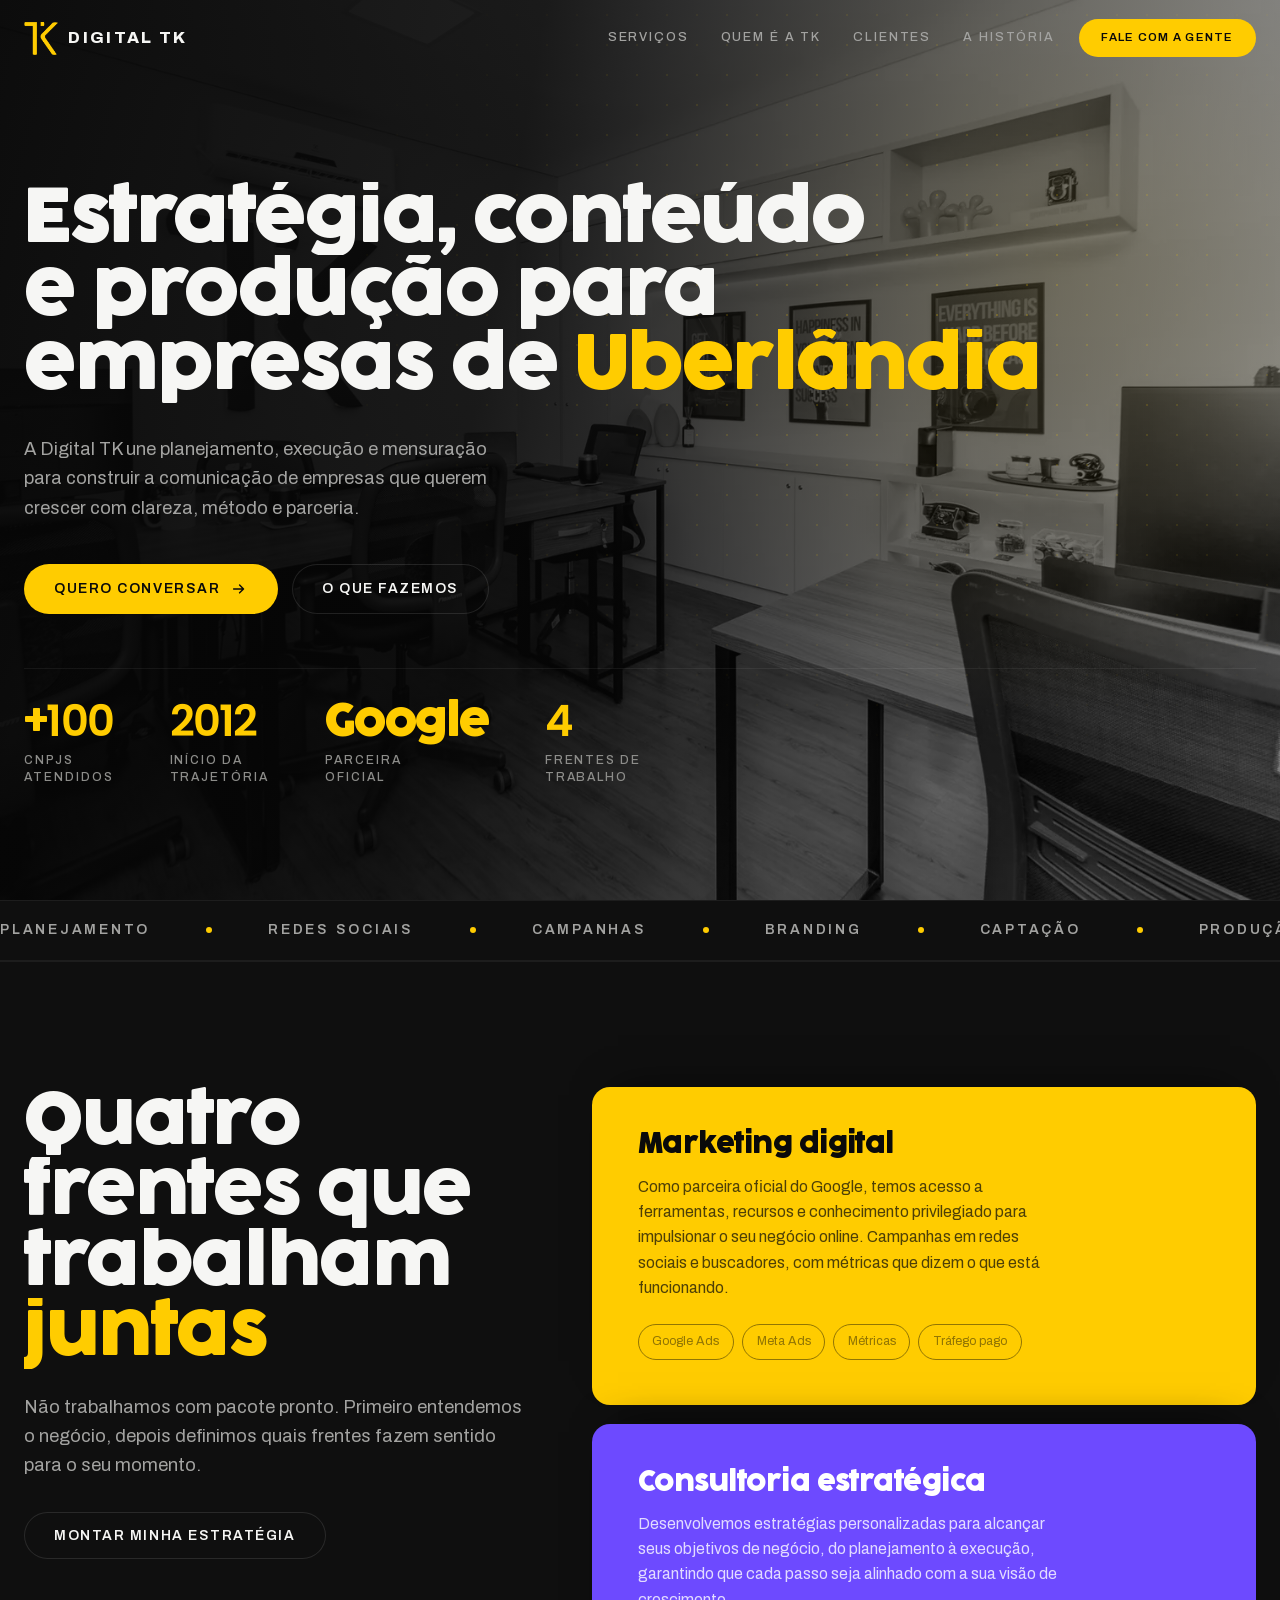
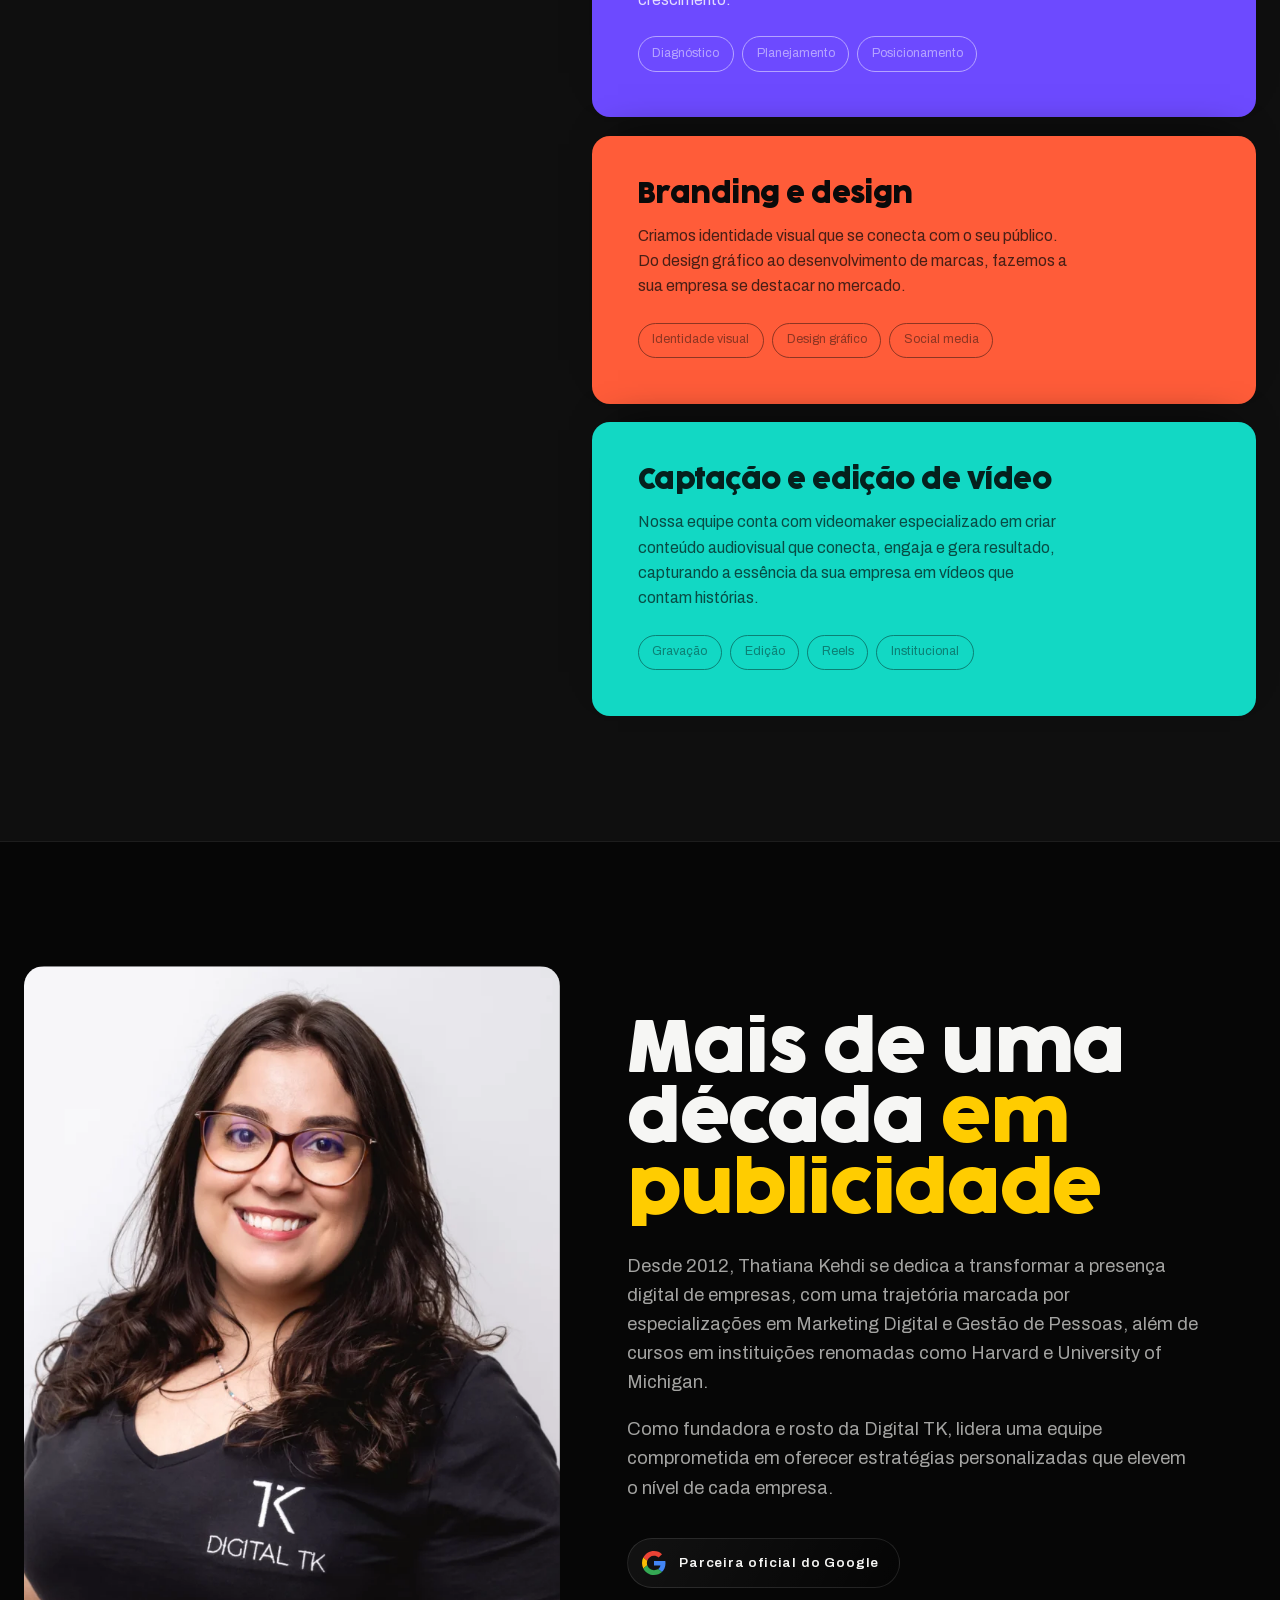
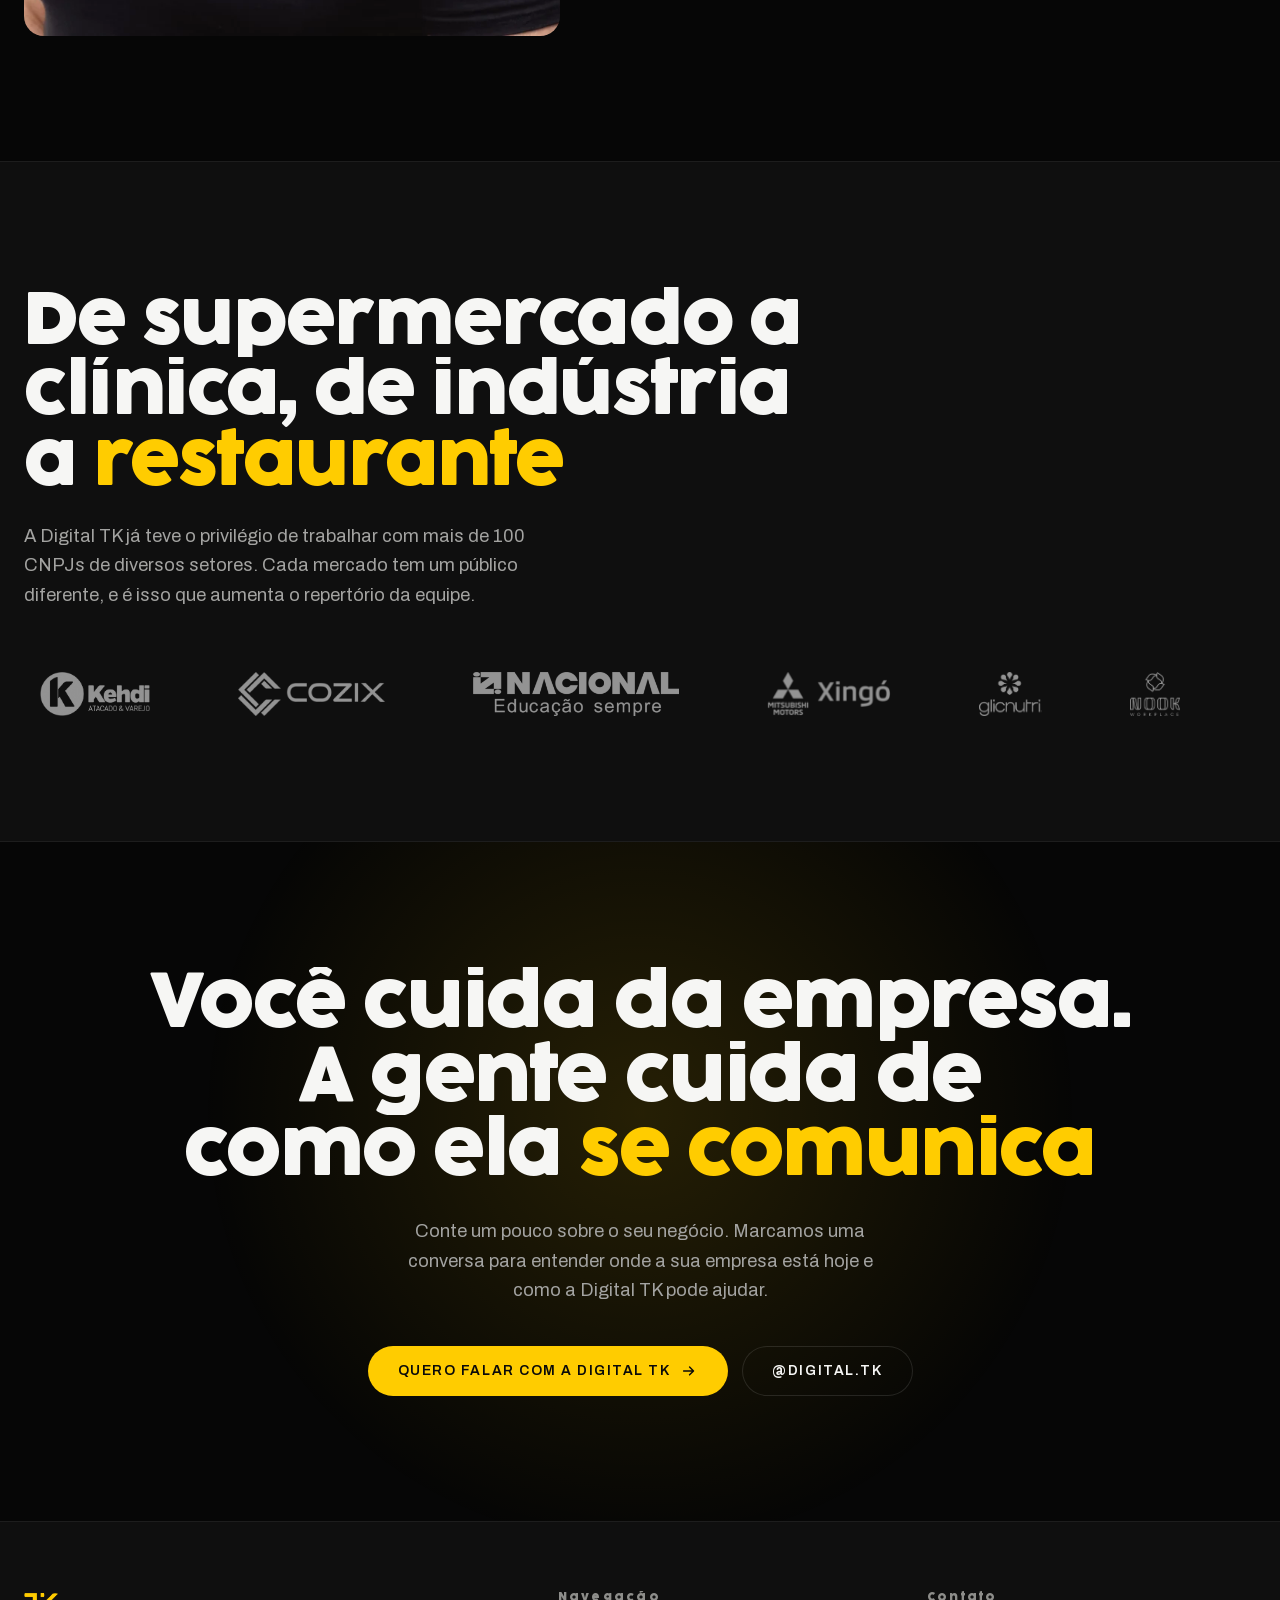
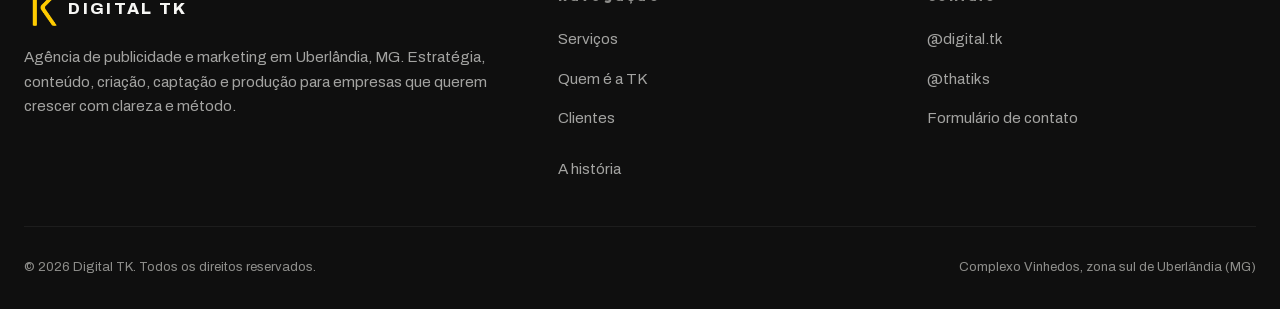
<file: index.html>
<!doctype html>
<html lang="pt-BR">
<head>
<meta charset="utf-8">
<meta name="viewport" content="width=device-width, initial-scale=1">
<title>Digital TK | Agência de Marketing e Publicidade em Uberlândia</title>
<meta name="description" content="Agência de marketing em Uberlândia. Estratégia, conteúdo, criação, captação e produção para empresas que querem crescer com clareza e método. Parceira oficial do Google.">
<link rel="canonical" href="https://digitaltk.com.br/">

<meta property="og:type" content="website">
<meta property="og:locale" content="pt_BR">
<meta property="og:site_name" content="Digital TK">
<meta property="og:title" content="Digital TK | Agência de Marketing em Uberlândia">
<meta property="og:description" content="Estratégia, conteúdo, criação, captação e produção para empresas de Uberlândia.">
<meta property="og:url" content="https://digitaltk.com.br/">
<meta name="twitter:card" content="summary_large_image">

<link rel="icon" href="assets/logos/tk-mono.svg" type="image/svg+xml">
<link rel="preload" href="assets/fonts/cocogoose-bold.woff2" as="font" type="font/woff2" crossorigin>
<link rel="preload" href="assets/fonts/poppins-numeros.woff2" as="font" type="font/woff2" crossorigin>
<link rel="preload" href="assets/fonts/archivo-400-latin.woff2" as="font" type="font/woff2" crossorigin>
<link rel="preload" as="image" href="assets/img/office1.webp"
      imagesrcset="assets/img/office1-sm.webp 960w, assets/img/office1.webp 1600w"
      imagesizes="100vw" fetchpriority="high">
<link rel="stylesheet" href="assets/css/site.css">

<script type="application/ld+json">
{
  "@context": "https://schema.org",
  "@type": "MarketingAgency",
  "name": "Digital TK",
  "url": "https://digitaltk.com.br/",
  "description": "Agência de publicidade e marketing em Uberlândia, MG.",
  "founder": { "@type": "Person", "name": "Thatiana Kehdi" },
  "address": {
    "@type": "PostalAddress",
    "addressLocality": "Uberlândia",
    "addressRegion": "MG",
    "addressCountry": "BR"
  },
  "areaServed": "Uberlândia e região"
}
</script>
</head>
<body>

<a class="oculto" href="#conteudo">Pular para o conteúdo</a>
<div class="progresso" id="progresso" aria-hidden="true"></div>

<header class="topo" id="topo">
  <div class="env topo__grade">
    <a class="marca" href="/" aria-label="Digital TK, início">
      <span class="marca__sinal" aria-hidden="true"></span>
      <span class="marca__nome">Digital TK</span>
    </a>

    <button class="menu-btn" type="button" aria-expanded="false" aria-controls="nav" aria-label="Abrir menu">
      <span></span><span></span><span></span>
    </button>

    <nav class="nav" id="nav" aria-label="Principal">
      <a href="#servicos">Serviços</a>
      <a href="#fundadora">Quem é a TK</a>
      <a href="#clientes">Clientes</a>
      <a href="landingpage/">A história</a>
    </nav>

    <div class="topo__btn">
      <a class="btn" href="#contato">Fale com a gente</a>
    </div>
  </div>
</header>

<main id="conteudo">

  <!-- ===================== HERO ===================== -->
  <section class="hero">
    <div class="hero__foto" aria-hidden="true">
      <img src="assets/img/office1.webp"
           srcset="assets/img/office1-sm.webp 960w, assets/img/office1.webp 1600w"
           sizes="100vw" width="1600" height="1067" alt="" fetchpriority="high">
    </div>
    <div class="hero__veu" aria-hidden="true"></div>
    <div class="hero__brilho" aria-hidden="true"></div>
    <div class="hero__malha" aria-hidden="true"></div>

    <div class="env hero__grade">

      <h1 class="titulo-xl" data-quebra>
        Estratégia, conteúdo e produção para empresas de
        <span class="amarelo">Uberlândia</span>
      </h1>

      <p class="texto hero__texto sobe" style="--atraso:.15s">
        A Digital TK une planejamento, execução e mensuração para construir a
        comunicação de empresas que querem crescer com clareza, método e parceria.
      </p>

      <div class="hero__acoes sobe" style="--atraso:.25s">
        <a class="btn" href="#contato">
          Quero conversar
          <svg viewBox="0 0 24 24" fill="none" stroke="currentColor" stroke-width="2.2"
               stroke-linecap="round" stroke-linejoin="round" aria-hidden="true">
            <path d="M4 12h15M13 6l6 6-6 6"/>
          </svg>
        </a>
        <a class="btn btn--vazado" href="#servicos">O que fazemos</a>
      </div>

      <div class="hero__base">
        <div class="sobe" style="--atraso:.3s">
          <span class="dado__n" data-conta="100" data-prefixo="+">+0</span>
          <span class="dado__r">CNPJs<br>atendidos</span>
        </div>
        <div class="sobe" style="--atraso:.38s">
          <span class="dado__n" data-conta="2012" data-cru>2012</span>
          <span class="dado__r">Início da<br>trajetória</span>
        </div>
        <div class="sobe" style="--atraso:.46s">
          <span class="dado__n">Google</span>
          <span class="dado__r">Parceira<br>oficial</span>
        </div>
        <div class="sobe" style="--atraso:.54s">
          <span class="dado__n" data-conta="4">0</span>
          <span class="dado__r">Frentes de<br>trabalho</span>
        </div>
      </div>
    </div>

  </section>

  <!-- ===================== MARQUISE ===================== -->
  <div class="marquise" aria-hidden="true">
    <div class="marquise__trilho" id="marquise-trilho">
      <span class="marquise__item">Planejamento</span>
      <span class="marquise__item">Redes sociais</span>
      <span class="marquise__item">Campanhas</span>
      <span class="marquise__item">Branding</span>
      <span class="marquise__item">Captação</span>
      <span class="marquise__item">Produção de conteúdo</span>
      <span class="marquise__item">Consultoria</span>
      <span class="marquise__item">Google Ads</span>
    </div>
  </div>

  <!-- ===================== SERVIÇOS ===================== -->
  <section class="secao servicos" id="servicos">
    <div class="env duo">
      <div class="duo__preso">
        <div class="cabeca" style="margin-bottom:0">
          <h2 class="titulo-g" data-quebra>
            Quatro frentes que trabalham <span class="amarelo">juntas</span>
          </h2>
          <p class="texto sobe" style="--atraso:.15s">
            Não trabalhamos com pacote pronto. Primeiro entendemos o negócio,
            depois definimos quais frentes fazem sentido para o seu momento.
          </p>
          <div class="hero__acoes sobe" style="--atraso:.25s;margin-top:2rem">
            <a class="btn btn--vazado" href="#contato">Montar minha estratégia</a>
          </div>
        </div>
      </div>

      <div class="pilha">
        <article class="cartao cartao--amarelo sobe" data-brilho style="--i:0">
          <h3>Marketing digital</h3>
          <p>
            Como parceira oficial do Google, temos acesso a ferramentas, recursos
            e conhecimento privilegiado para impulsionar o seu negócio online.
            Campanhas em redes sociais e buscadores, com métricas que dizem o que
            está funcionando.
          </p>
          <div class="marcas">
            <span>Google Ads</span><span>Meta Ads</span><span>Métricas</span><span>Tráfego pago</span>
          </div>
        </article>

        <article class="cartao cartao--roxo sobe" data-brilho style="--i:1;--atraso:.08s">
          <h3>Consultoria estratégica</h3>
          <p>
            Desenvolvemos estratégias personalizadas para alcançar seus objetivos
            de negócio, do planejamento à execução, garantindo que cada passo seja
            alinhado com a sua visão de crescimento.
          </p>
          <div class="marcas">
            <span>Diagnóstico</span><span>Planejamento</span><span>Posicionamento</span>
          </div>
        </article>

        <article class="cartao cartao--coral sobe" data-brilho style="--i:2;--atraso:.16s">
          <h3>Branding e design</h3>
          <p>
            Criamos identidade visual que se conecta com o seu público. Do design
            gráfico ao desenvolvimento de marcas, fazemos a sua empresa se destacar
            no mercado.
          </p>
          <div class="marcas">
            <span>Identidade visual</span><span>Design gráfico</span><span>Social media</span>
          </div>
        </article>

        <article class="cartao cartao--turquesa sobe" data-brilho style="--i:3;--atraso:.24s">
          <h3>Captação e edição de vídeo</h3>
          <p>
            Nossa equipe conta com videomaker especializado em criar conteúdo
            audiovisual que conecta, engaja e gera resultado, capturando a essência
            da sua empresa em vídeos que contam histórias.
          </p>
          <div class="marcas">
            <span>Gravação</span><span>Edição</span><span>Reels</span><span>Institucional</span>
          </div>
        </article>
      </div>
    </div>
  </section>

  <!-- ===================== FUNDADORA ===================== -->
  <section class="secao" id="fundadora">
    <div class="env fundadora">
      <figure class="retrato revela" style="margin:0">
        <span class="retrato__cortina" aria-hidden="true"></span>
        <img src="assets/img/thatiana.webp" width="900" height="900" loading="lazy"
             alt="Thatiana Kehdi, fundadora da Digital TK">
      </figure>

      <div class="fundadora__texto">
        <h2 class="titulo-g" data-quebra style="margin-bottom:1.6rem">
          Mais de uma década <span class="amarelo">em publicidade</span>
        </h2>
        <div class="texto sobe" style="--atraso:.15s;max-width:52ch">
          <p>
            Desde 2012, Thatiana Kehdi se dedica a transformar a presença digital
            de empresas, com uma trajetória marcada por especializações em
            Marketing Digital e Gestão de Pessoas, além de cursos em instituições
            renomadas como Harvard e University of Michigan.
          </p>
          <p>
            Como fundadora e rosto da Digital TK, lidera uma equipe comprometida
            em oferecer estratégias personalizadas que elevem o nível de cada
            empresa.
          </p>
        </div>
        <div class="selo-google sobe" style="--atraso:.25s">
          <svg viewBox="0 0 48 48" aria-hidden="true">
            <path fill="#EA4335" d="M24 9.5c3.54 0 6.71 1.22 9.21 3.6l6.85-6.85C35.9 2.38 30.47 0 24 0 14.62 0 6.51 5.38 2.56 13.22l7.98 6.19C12.43 13.72 17.74 9.5 24 9.5z"/>
            <path fill="#4285F4" d="M46.98 24.55c0-1.57-.15-3.09-.38-4.55H24v9.02h12.94c-.58 2.96-2.26 5.48-4.78 7.18l7.73 6c4.51-4.18 7.09-10.36 7.09-17.65z"/>
            <path fill="#FBBC05" d="M10.53 28.59c-.48-1.45-.76-2.99-.76-4.59s.27-3.14.76-4.59l-7.98-6.19C.92 16.46 0 20.12 0 24c0 3.88.92 7.54 2.56 10.78l7.97-6.19z"/>
            <path fill="#34A853" d="M24 48c6.48 0 11.93-2.13 15.89-5.81l-7.73-6c-2.15 1.45-4.92 2.3-8.16 2.3-6.26 0-11.57-4.22-13.47-9.91l-7.98 6.19C6.51 42.62 14.62 48 24 48z"/>
          </svg>
          <span>Parceira oficial do Google</span>
        </div>
      </div>
    </div>
  </section>


  <!-- ===================== ESPAÇO ===================== -->
  <!-- Oculta a pedido da cliente. Para voltar, tire o hidden. -->
  <section class="secao" id="espaco" hidden>
    <div class="env">
      <div class="cabeca">
        <h2 class="titulo-g" data-quebra>
          Na zona sul de <span class="amarelo">Uberlândia</span>
        </h2>
        <p class="texto sobe" style="--atraso:.15s">
          A Digital TK está no Complexo Vinhedos. Um espaço pensado para receber
          clientes, trocar ideias e construir estratégias de forma próxima,
          acessível e alinhada à realidade de cada negócio.
        </p>
      </div>

      <div class="espaco__grade">
        <figure class="revela" style="margin:0">
          <img src="assets/img/office1.webp" width="1600" height="1067" loading="lazy"
               alt="Sala principal da Digital TK, com estações de trabalho e o logo na parede">
        </figure>
        <figure class="revela" style="margin:0;--atraso:.1s">
          <img src="assets/img/office2.webp" width="1600" height="1065" loading="lazy"
               alt="Mesa de reunião do escritório da Digital TK">
        </figure>
        <figure class="revela" style="margin:0;--atraso:.2s">
          <img src="assets/img/office3.webp" width="1600" height="1068" loading="lazy"
               alt="Estações de trabalho da equipe da Digital TK">
        </figure>
      </div>
    </div>
  </section>

  <!-- ===================== CLIENTES ===================== -->
  <section class="secao servicos" id="clientes">
    <div class="env">
      <div class="cabeca">
        <h2 class="titulo-g" data-quebra>
          De supermercado a clínica, de indústria a <span class="amarelo">restaurante</span>
        </h2>
        <p class="texto sobe" style="--atraso:.15s">
          A Digital TK já teve o privilégio de trabalhar com mais de 100 CNPJs de
          diversos setores. Cada mercado tem um público diferente, e é isso que
          aumenta o repertório da equipe.
        </p>
      </div>

      <div class="marquise sobe" style="border:0;background:none;padding-block:0">
        <div class="marquise__trilho" id="trilho-clientes">
        <div class="cliente"><img src="assets/logos/kehdi.webp" width="313" height="125" loading="lazy" alt="Kehdi Atacado e Varejo"></div>
        <div class="cliente"><img src="assets/logos/cozix.webp" width="380" height="114" loading="lazy" alt="Cozix"></div>
        <div class="cliente"><img src="assets/logos/inacional.webp" width="380" height="81" loading="lazy" alt="Nacional Educação"></div>
        <div class="cliente"><img src="assets/logos/xingo.webp" width="130" height="190" loading="lazy" alt="Xingó Mitsubishi Motors"></div>
        <div class="cliente"><img src="assets/logos/glicnutri.webp" width="271" height="190" loading="lazy" alt="Glicnutri"></div>
        <div class="cliente"><img src="assets/logos/nook.webp" width="218" height="190" loading="lazy" alt="Nook Workplace"></div>
        <div class="cliente"><img src="assets/logos/unicesumar.webp" width="347" height="190" loading="lazy" alt="UniCesumar"></div>
        <div class="cliente"><img src="assets/logos/abo.webp" width="312" height="127" loading="lazy" alt="ABO, Associação Brasileira de Odontologia"></div>
        <div class="cliente"><img src="assets/logos/espacoliber.webp" width="270" height="190" loading="lazy" alt="Espaço Líber"></div>
        <div class="cliente"><img src="assets/logos/ame.webp" width="288" height="190" loading="lazy" alt="Ânime Arquitetura"></div>
        <div class="cliente"><img src="assets/logos/oralmedic.webp" width="263" height="190" loading="lazy" alt="Oralmedic"></div>
        <div class="cliente"><img src="assets/logos/revisa.webp" width="183" height="190" loading="lazy" alt="Revisa Motorsport"></div>
        </div>
      </div>
    </div>
  </section>

  <!-- ===================== CHAMADA FINAL ===================== -->
  <section class="secao final" id="contato">
    <div class="final__brilho" aria-hidden="true"></div>
    <div class="env">
      <h2 class="titulo-xl" data-quebra>
        Você cuida da empresa. A gente cuida de como ela <span class="amarelo">se comunica</span>
      </h2>
      <p class="texto sobe" style="--atraso:.15s">
        Conte um pouco sobre o seu negócio. Marcamos uma conversa para entender
        onde a sua empresa está hoje e como a Digital TK pode ajudar.
      </p>
      <div class="final__acoes sobe" style="--atraso:.25s">
        <a class="btn" href="landingpage/#formulario">
          Quero falar com a Digital TK
          <svg viewBox="0 0 24 24" fill="none" stroke="currentColor" stroke-width="2.2"
               stroke-linecap="round" stroke-linejoin="round" aria-hidden="true">
            <path d="M4 12h15M13 6l6 6-6 6"/>
          </svg>
        </a>
        <a class="btn btn--vazado" href="https://instagram.com/digital.tk" target="_blank" rel="noopener">
          @digital.tk
        </a>
      </div>
    </div>
  </section>

</main>

<footer class="rodape">
  <div class="env">
    <div class="rodape__grade">
      <div>
        <span class="marca">
          <span class="marca__sinal" aria-hidden="true"></span>
          <span class="marca__nome">Digital TK</span>
        </span>
        <p class="rodape__sobre">
          Agência de publicidade e marketing em Uberlândia, MG. Estratégia,
          conteúdo, criação, captação e produção para empresas que querem crescer
          com clareza e método.
        </p>
      </div>

      <div>
        <h3>Navegação</h3>
        <ul>
          <li><a href="#servicos">Serviços</a></li>
          <li><a href="#fundadora">Quem é a TK</a></li>
          <li><a href="#clientes">Clientes</a></li>
          <li></li>
          <li></li>
          <li><a href="landingpage/">A história</a></li>
        </ul>
      </div>

      <div>
        <h3>Contato</h3>
        <ul>
          <li><a href="https://instagram.com/digital.tk" target="_blank" rel="noopener">@digital.tk</a></li>
          <li><a href="https://instagram.com/thatiks" target="_blank" rel="noopener">@thatiks</a></li>
          <li><a href="landingpage/#formulario">Formulário de contato</a></li>
        </ul>
      </div>
    </div>

    <div class="rodape__fim">
      <span>© <span id="ano">2026</span> Digital TK. Todos os direitos reservados.</span>
      <span>Complexo Vinhedos, zona sul de Uberlândia (MG)</span>
    </div>
  </div>
</footer>

<script src="assets/js/lenis.min.js" defer></script>
<script src="assets/js/site.js" defer></script>
</body>
</html>
</file>
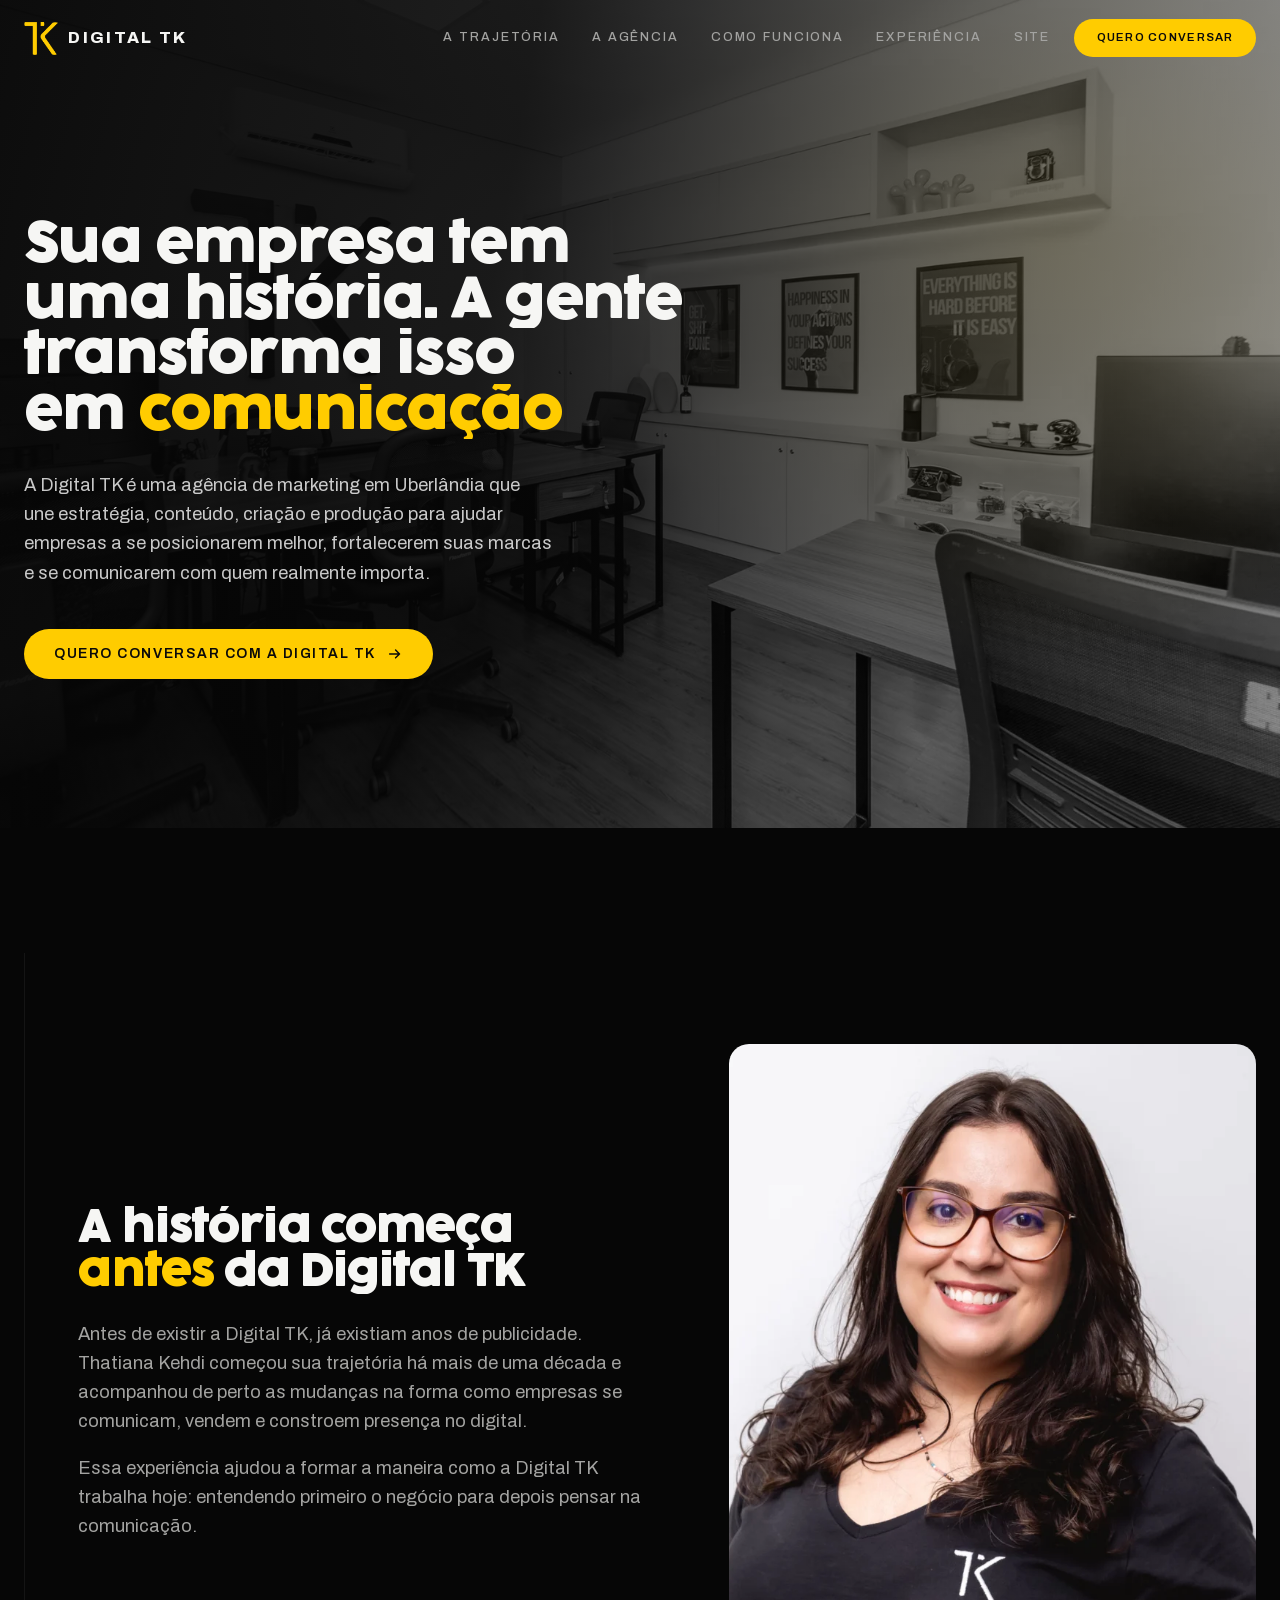
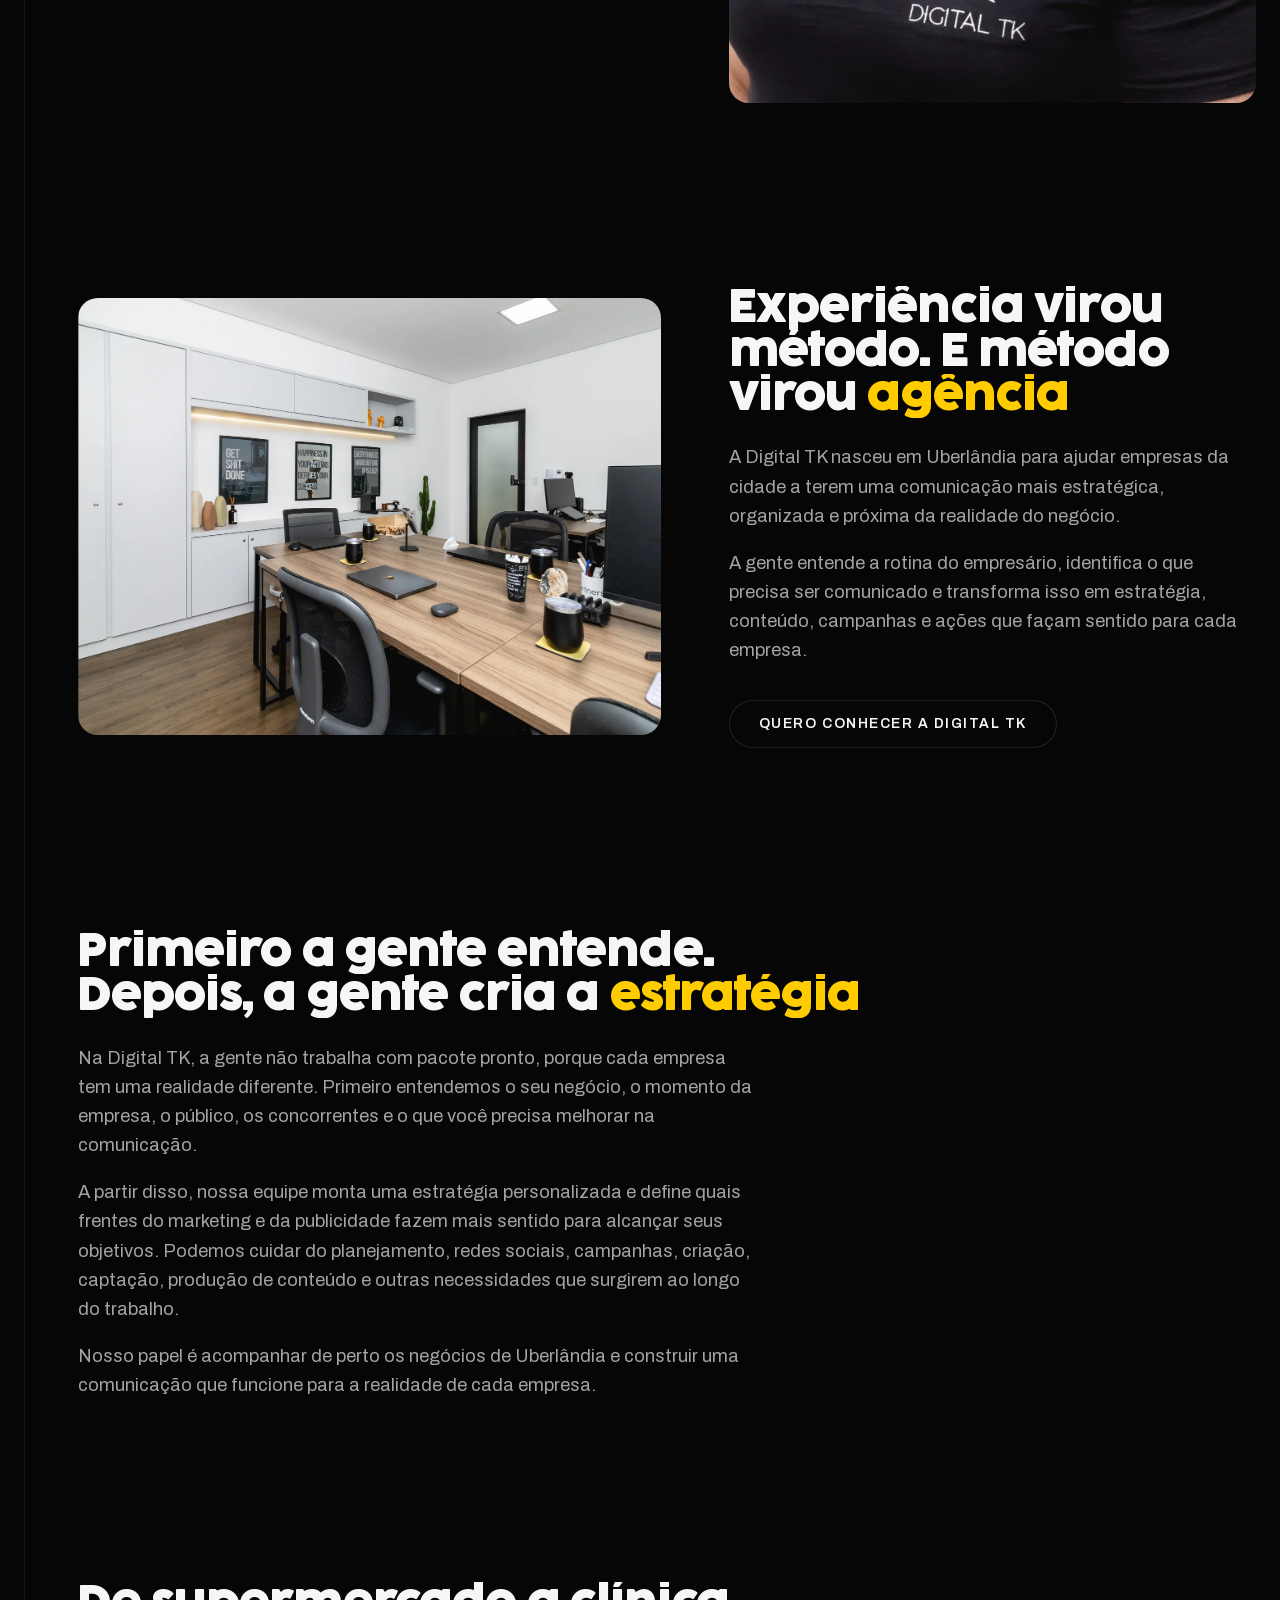
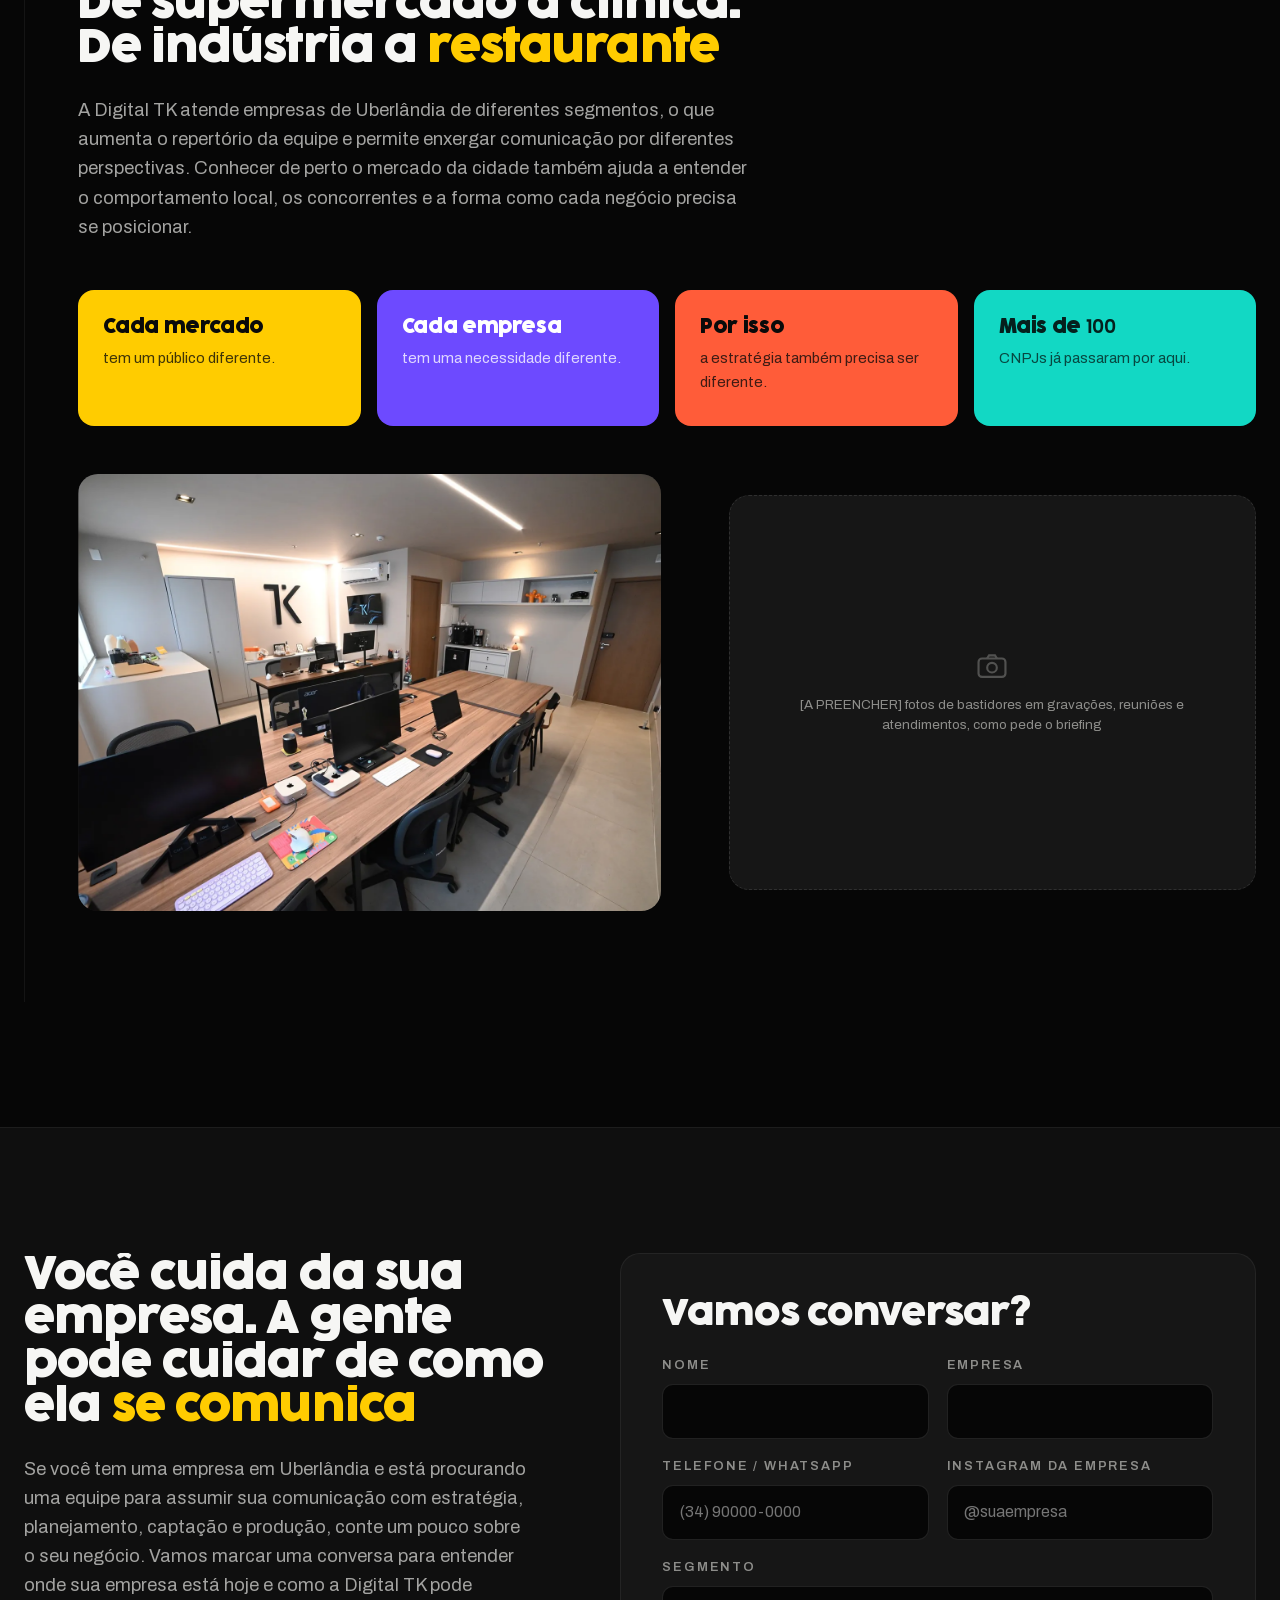
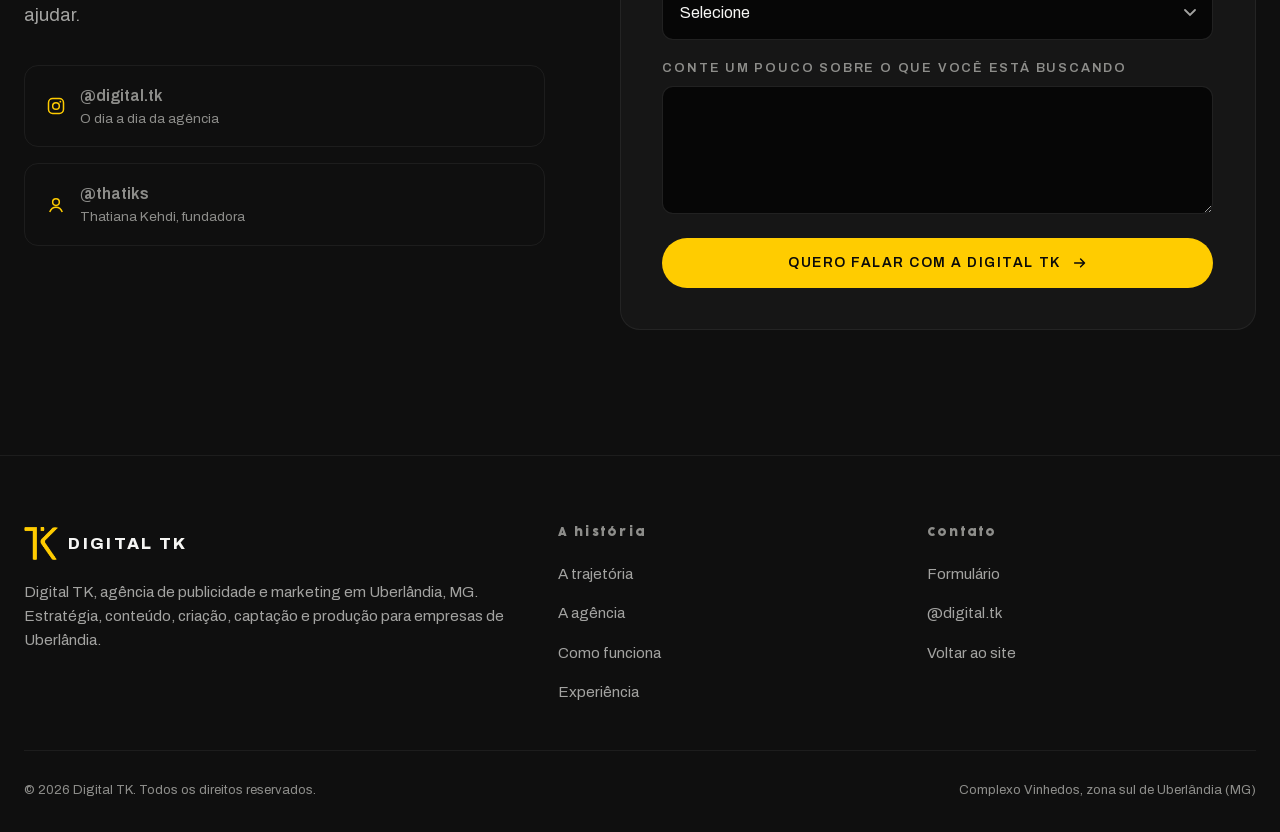
<file: landingpage/index.html>
<!doctype html>
<html lang="pt-BR">
<head>
<meta charset="utf-8">
<meta name="viewport" content="width=device-width, initial-scale=1">
<title>A história da Digital TK | Agência de marketing em Uberlândia</title>
<meta name="description" content="Sua empresa tem uma história. A Digital TK transforma isso em comunicação. Estratégia, conteúdo, criação, captação e produção para empresas de Uberlândia.">
<link rel="canonical" href="https://digitaltk.com.br/landingpage/">

<meta property="og:type" content="website">
<meta property="og:locale" content="pt_BR">
<meta property="og:site_name" content="Digital TK">
<meta property="og:title" content="Sua empresa tem uma história. A gente transforma isso em comunicação.">
<meta property="og:description" content="Agência de marketing em Uberlândia que une estratégia, conteúdo, criação e produção.">
<meta property="og:url" content="https://digitaltk.com.br/landingpage/">
<meta name="twitter:card" content="summary_large_image">

<link rel="icon" href="../assets/logos/tk-mono.svg" type="image/svg+xml">
<link rel="preload" href="../assets/fonts/cocogoose-bold.woff2" as="font" type="font/woff2" crossorigin>
<link rel="preload" href="../assets/fonts/poppins-numeros.woff2" as="font" type="font/woff2" crossorigin>
<link rel="preload" href="../assets/fonts/archivo-400-latin.woff2" as="font" type="font/woff2" crossorigin>
<link rel="preload" as="image" href="../assets/img/office1.webp"
      imagesrcset="../assets/img/office1-sm.webp 960w, ../assets/img/office1.webp 1600w"
      imagesizes="100vw" fetchpriority="high">
<link rel="stylesheet" href="../assets/css/lp.css">
</head>
<body>

<a class="oculto" href="#conteudo">Pular para o conteúdo</a>
<div class="progresso" id="progresso" aria-hidden="true"></div>

<header class="topo" id="topo">
  <div class="env topo__grade">
    <a class="marca" href="../" aria-label="Digital TK, início">
      <span class="marca__sinal" aria-hidden="true"></span>
      <span class="marca__nome">Digital TK</span>
    </a>

    <button class="menu-btn" type="button" aria-expanded="false" aria-controls="nav" aria-label="Abrir menu">
      <span></span><span></span><span></span>
    </button>

    <nav class="nav" id="nav" aria-label="Principal">
      <a href="#antes">A trajetória</a>
      <a href="#nasceu">A agência</a>
      <a href="#metodo">Como funciona</a>
      <a href="#segmentos">Experiência</a>
      <a href="../">Site</a>
    </nav>

    <div class="topo__btn">
      <a class="btn" href="#formulario">Quero conversar</a>
    </div>
  </div>
</header>

<main id="conteudo">

  <!-- ===================== 1. HERO ===================== -->
  <section class="lp-hero">
    <div class="lp-hero__foto" aria-hidden="true">
      <img src="../assets/img/office1.webp"
           srcset="../assets/img/office1-sm.webp 960w, ../assets/img/office1.webp 1600w"
           sizes="100vw" width="1600" height="1067" alt="" fetchpriority="high">
    </div>
    <div class="lp-hero__veu" aria-hidden="true"></div>

    <div class="env lp-hero__grade">
      <h1 class="titulo-xl" data-quebra>
        Sua empresa tem uma história. A gente transforma isso em
        <span class="amarelo">comunicação</span>
      </h1>

      <p class="texto sobe" style="--atraso:.15s">
        A Digital TK é uma agência de marketing em Uberlândia que une estratégia,
        conteúdo, criação e produção para ajudar empresas a se posicionarem melhor,
        fortalecerem suas marcas e se comunicarem com quem realmente importa.
      </p>

      <div class="lp-hero__acoes sobe" style="--atraso:.25s">
        <a class="btn" href="#formulario">
          Quero conversar com a Digital TK
          <svg viewBox="0 0 24 24" fill="none" stroke="currentColor" stroke-width="2.2"
               stroke-linecap="round" stroke-linejoin="round" aria-hidden="true">
            <path d="M4 12h15M13 6l6 6-6 6"/>
          </svg>
        </a>
      </div>
    </div>
  </section>

  <!-- ===================== CAPÍTULOS ===================== -->
  <div class="secao">
    <div class="env linha-tempo">
      <span class="linha-tempo__marca" id="marca-tempo" aria-hidden="true"></span>

      <!-- 2. Antes da Digital TK -->
      <section class="capitulo" id="antes">
        <div class="capitulo__par">
          <div>
            <h2 class="titulo-g" data-quebra>
              A história começa <span class="amarelo">antes</span> da Digital TK
            </h2>
            <div class="texto sobe" style="--atraso:.12s">
              <p>
                Antes de existir a Digital TK, já existiam anos de publicidade.
                Thatiana Kehdi começou sua trajetória há mais de uma década e
                acompanhou de perto as mudanças na forma como empresas se
                comunicam, vendem e constroem presença no digital.
              </p>
              <p>
                Essa experiência ajudou a formar a maneira como a Digital TK
                trabalha hoje: entendendo primeiro o negócio para depois pensar
                na comunicação.
              </p>
            </div>
          </div>

          <figure class="moldura revela" style="margin:0">
            <img src="../assets/img/thatiana.webp" width="900" height="900"
                 loading="lazy" alt="Thatiana Kehdi, fundadora da Digital TK">
          </figure>
        </div>
      </section>

      <!-- 3. Então nasceu -->
      <section class="capitulo" id="nasceu">
        <div class="capitulo__par capitulo__par--invertido">
          <div>
            <h2 class="titulo-g" data-quebra>
              Experiência virou método. E método virou
              <span class="amarelo">agência</span>
            </h2>
            <div class="texto sobe" style="--atraso:.12s">
              <p>
                A Digital TK nasceu em Uberlândia para ajudar empresas da cidade
                a terem uma comunicação mais estratégica, organizada e próxima da
                realidade do negócio.
              </p>
              <p>
                A gente entende a rotina do empresário, identifica o que precisa
                ser comunicado e transforma isso em estratégia, conteúdo,
                campanhas e ações que façam sentido para cada empresa.
              </p>
            </div>
            <div class="capitulo__acao sobe" style="--atraso:.2s">
              <a class="btn btn--vazado" href="#formulario">Quero conhecer a Digital TK</a>
            </div>
          </div>

          <figure class="moldura moldura--larga revela" style="margin:0">
            <img src="../assets/img/office2.webp" width="1600" height="1065"
                 loading="lazy" alt="Escritório da Digital TK, no Complexo Vinhedos em Uberlândia">
          </figure>
        </div>
      </section>

      <!-- 4. Como funciona -->
      <section class="capitulo" id="metodo">
        <h2 class="titulo-g" data-quebra style="max-width:22ch">
          Primeiro a gente entende. Depois, a gente cria a
          <span class="amarelo">estratégia</span>
        </h2>
        <div class="texto sobe" style="--atraso:.12s;max-width:62ch;margin-top:1.6rem">
          <p>
            Na Digital TK, a gente não trabalha com pacote pronto, porque cada
            empresa tem uma realidade diferente. Primeiro entendemos o seu
            negócio, o momento da empresa, o público, os concorrentes e o que
            você precisa melhorar na comunicação.
          </p>
          <p>
            A partir disso, nossa equipe monta uma estratégia personalizada e
            define quais frentes do marketing e da publicidade fazem mais sentido
            para alcançar seus objetivos. Podemos cuidar do planejamento, redes
            sociais, campanhas, criação, captação, produção de conteúdo e outras
            necessidades que surgirem ao longo do trabalho.
          </p>
          <p>
            Nosso papel é acompanhar de perto os negócios de Uberlândia e
            construir uma comunicação que funcione para a realidade de cada
            empresa.
          </p>
        </div>
      </section>

      <!-- 5. Experiência com negócios reais -->
      <section class="capitulo" id="segmentos">
        <h2 class="titulo-g" data-quebra style="max-width:20ch">
          De supermercado a clínica. De indústria a
          <span class="amarelo">restaurante</span>
        </h2>
        <div class="texto sobe" style="--atraso:.12s;max-width:62ch;margin-top:1.6rem">
          <p>
            A Digital TK atende empresas de Uberlândia de diferentes segmentos, o
            que aumenta o repertório da equipe e permite enxergar comunicação por
            diferentes perspectivas. Conhecer de perto o mercado da cidade também
            ajuda a entender o comportamento local, os concorrentes e a forma como
            cada negócio precisa se posicionar.
          </p>
        </div>

        <div class="segmentos">
          <article class="segmento segmento--amarelo sobe">
            <h3>Cada mercado</h3>
            <p>tem um público diferente.</p>
          </article>
          <article class="segmento segmento--roxo sobe" style="--atraso:.08s">
            <h3>Cada empresa</h3>
            <p>tem uma necessidade diferente.</p>
          </article>
          <article class="segmento segmento--coral sobe" style="--atraso:.16s">
            <h3>Por isso</h3>
            <p>a estratégia também precisa ser diferente.</p>
          </article>
          <article class="segmento segmento--turquesa sobe" style="--atraso:.24s">
            <h3>Mais de 100</h3>
            <p>CNPJs já passaram por aqui.</p>
          </article>
        </div>

        <div class="capitulo__par" style="margin-top:3rem">
          <figure class="moldura moldura--larga revela" style="margin:0">
            <img src="../assets/img/office3.webp" width="1600" height="1068"
                 loading="lazy" alt="Equipe da Digital TK trabalhando no escritório">
          </figure>
          <figure class="moldura moldura--larga" style="margin:0">
            <div class="aguarda">
              <svg viewBox="0 0 24 24" fill="none" stroke="currentColor" stroke-width="1.5" aria-hidden="true">
                <rect x="2.5" y="6" width="19" height="13" rx="2.5"/>
                <circle cx="12" cy="12.5" r="3.4"/>
                <path d="M8.5 6l1.4-2.2h4.2L15.5 6"/>
              </svg>
              <span>
                [A PREENCHER] fotos de bastidores em gravações, reuniões e
                atendimentos, como pede o briefing
              </span>
            </div>
          </figure>
        </div>
      </section>
    </div>
  </div>

  <!-- ===================== 6. CTA + FORMULÁRIO ===================== -->
  <section class="secao contato" id="formulario">
    <div class="env contato__grade">
      <div class="contato__lado">
        <h2 class="titulo-g" data-quebra>
          Você cuida da sua empresa. A gente pode cuidar de como ela
          <span class="amarelo">se comunica</span>
        </h2>
        <div class="texto sobe" style="--atraso:.12s">
          <p>
            Se você tem uma empresa em Uberlândia e está procurando uma equipe
            para assumir sua comunicação com estratégia, planejamento, captação e
            produção, conte um pouco sobre o seu negócio. Vamos marcar uma
            conversa para entender onde sua empresa está hoje e como a Digital TK
            pode ajudar.
          </p>
        </div>

        <ul class="atalhos sobe" style="--atraso:.2s">
          <li>
            <a href="https://instagram.com/digital.tk" target="_blank" rel="noopener">
              <svg viewBox="0 0 24 24" fill="none" stroke="currentColor" stroke-width="1.8" aria-hidden="true">
                <rect x="3" y="3" width="18" height="18" rx="5"/>
                <circle cx="12" cy="12" r="4"/>
                <circle cx="17.2" cy="6.8" r="1.1" fill="currentColor" stroke="none"/>
              </svg>
              <span>
                <b>@digital.tk</b>
                <span>O dia a dia da agência</span>
              </span>
            </a>
          </li>
          <li>
            <a href="https://instagram.com/thatiks" target="_blank" rel="noopener">
              <svg viewBox="0 0 24 24" fill="none" stroke="currentColor" stroke-width="1.8" aria-hidden="true">
                <circle cx="12" cy="8.5" r="4"/>
                <path d="M4.5 20.5c1.4-3.8 4-5.7 7.5-5.7s6.1 1.9 7.5 5.7"/>
              </svg>
              <span>
                <b>@thatiks</b>
                <span>Thatiana Kehdi, fundadora</span>
              </span>
            </a>
          </li>
        </ul>
      </div>

      <!-- Sem back-end ainda: o envio precisa de um destino antes de ir ao ar. -->
      <form class="formulario sobe" id="form" novalidate
            data-destino="[A PREENCHER]">
        <h3 class="titulo-m" style="margin-bottom:.4rem">Vamos conversar?</h3>

        <div class="dupla">
          <div class="campo">
            <label for="nome">Nome</label>
            <input id="nome" name="nome" type="text" required autocomplete="name">
            <span class="erro">Conta pra gente como te chamar.</span>
          </div>
          <div class="campo">
            <label for="empresa">Empresa</label>
            <input id="empresa" name="empresa" type="text" required autocomplete="organization">
            <span class="erro">Qual é o nome da empresa?</span>
          </div>
        </div>

        <div class="dupla">
          <div class="campo">
            <label for="telefone">Telefone / WhatsApp</label>
            <input id="telefone" name="telefone" type="tel" required
                   inputmode="tel" autocomplete="tel" placeholder="(34) 90000-0000">
            <span class="erro">Precisamos de um telefone com DDD.</span>
          </div>
          <div class="campo">
            <label for="instagram">Instagram da empresa</label>
            <input id="instagram" name="instagram" type="text" placeholder="@suaempresa">
            <span class="erro"></span>
          </div>
        </div>

        <div class="campo">
          <label for="segmento">Segmento</label>
          <select id="segmento" name="segmento" required>
            <option value="">Selecione</option>
            <option>Comércio e varejo</option>
            <option>Saúde e clínicas</option>
            <option>Indústria</option>
            <option>Alimentação e restaurantes</option>
            <option>Educação</option>
            <option>Serviços</option>
            <option>Outro</option>
          </select>
          <span class="erro">Escolha o segmento da empresa.</span>
        </div>

        <div class="campo">
          <label for="mensagem">Conte um pouco sobre o que você está buscando</label>
          <textarea id="mensagem" name="mensagem" required></textarea>
          <span class="erro">Escreva pelo menos uma frase.</span>
        </div>

        <button class="btn" type="submit">
          Quero falar com a Digital TK
          <svg viewBox="0 0 24 24" fill="none" stroke="currentColor" stroke-width="2.2"
               stroke-linecap="round" stroke-linejoin="round" aria-hidden="true">
            <path d="M4 12h15M13 6l6 6-6 6"/>
          </svg>
        </button>

        <p class="recado" id="recado" role="status"></p>
      </form>
    </div>
  </section>

</main>

<footer class="rodape">
  <div class="env">
    <div class="rodape__grade">
      <div>
        <span class="marca">
          <span class="marca__sinal" aria-hidden="true"></span>
          <span class="marca__nome">Digital TK</span>
        </span>
        <p class="rodape__sobre">
          Digital TK, agência de publicidade e marketing em Uberlândia, MG.
          Estratégia, conteúdo, criação, captação e produção para empresas de
          Uberlândia.
        </p>
      </div>

      <div>
        <h3>A história</h3>
        <ul>
          <li><a href="#antes">A trajetória</a></li>
          <li><a href="#nasceu">A agência</a></li>
          <li><a href="#metodo">Como funciona</a></li>
          <li><a href="#segmentos">Experiência</a></li>
        </ul>
      </div>

      <div>
        <h3>Contato</h3>
        <ul>
          <li><a href="#formulario">Formulário</a></li>
          <li><a href="https://instagram.com/digital.tk" target="_blank" rel="noopener">@digital.tk</a></li>
          <li><a href="../">Voltar ao site</a></li>
        </ul>
      </div>
    </div>

    <div class="rodape__fim">
      <span>© <span id="ano">2026</span> Digital TK. Todos os direitos reservados.</span>
      <span>Complexo Vinhedos, zona sul de Uberlândia (MG)</span>
    </div>
  </div>
</footer>

<script src="../assets/js/lenis.min.js" defer></script>
<script src="../assets/js/site.js" defer></script>
<script src="../assets/js/lp.js" defer></script>
</body>
</html>
</file>
<file: assets/css/site.css>
@font-face{font-family:'Cocogoose';font-style:normal;font-weight:700;font-display:swap;src:url(../fonts/cocogoose-bold.woff2) format('woff2');unicode-range:U+0020-002F,U+003A-00FF,U+0131,U+0152-0153,U+2000-206F,U+20AC,U+2122,U+2018-201D,U+2026}@font-face{font-family:'Poppins';font-style:normal;font-weight:600;font-display:swap;src:url(../fonts/poppins-numeros.woff2) format('woff2');unicode-range:U+0025,U+002B-002E,U+0030-0039}@font-face{font-family:'Archivo';font-style:normal;font-weight:400;font-stretch:100%;font-display:swap;src:url(../fonts/archivo-400-latin.woff2) format('woff2');unicode-range:U+0000-00FF,U+0131,U+0152-0153,U+02BB-02BC,U+02C6,U+02DA,U+02DC,U+0304,U+0308,U+0329,U+2000-206F,U+20AC,U+2122,U+2191,U+2193,U+2212,U+2215,U+FEFF,U+FFFD}@font-face{font-family:'Archivo';font-style:normal;font-weight:500;font-stretch:100%;font-display:swap;src:url(../fonts/archivo-400-latin.woff2) format('woff2');unicode-range:U+0000-00FF,U+0131,U+0152-0153,U+02BB-02BC,U+02C6,U+02DA,U+02DC,U+0304,U+0308,U+0329,U+2000-206F,U+20AC,U+2122,U+2191,U+2193,U+2212,U+2215,U+FEFF,U+FFFD}@font-face{font-family:'Archivo';font-style:normal;font-weight:600;font-stretch:100%;font-display:swap;src:url(../fonts/archivo-400-latin.woff2) format('woff2');unicode-range:U+0000-00FF,U+0131,U+0152-0153,U+02BB-02BC,U+02C6,U+02DA,U+02DC,U+0304,U+0308,U+0329,U+2000-206F,U+20AC,U+2122,U+2191,U+2193,U+2212,U+2215,U+FEFF,U+FFFD}@font-face{font-family:'Archivo';font-style:normal;font-weight:800;font-stretch:100%;font-display:swap;src:url(../fonts/archivo-400-latin.woff2) format('woff2');unicode-range:U+0000-00FF,U+0131,U+0152-0153,U+02BB-02BC,U+02C6,U+02DA,U+02DC,U+0304,U+0308,U+0329,U+2000-206F,U+20AC,U+2122,U+2191,U+2193,U+2212,U+2215,U+FEFF,U+FFFD}@font-face{font-family:'Archivo';font-style:normal;font-weight:900;font-stretch:100%;font-display:swap;src:url(../fonts/archivo-400-latin.woff2) format('woff2');unicode-range:U+0000-00FF,U+0131,U+0152-0153,U+02BB-02BC,U+02C6,U+02DA,U+02DC,U+0304,U+0308,U+0329,U+2000-206F,U+20AC,U+2122,U+2191,U+2193,U+2212,U+2215,U+FEFF,U+FFFD}:root{--amarelo:#ffcc00;--amarelo-2:#ffde59;--amarelo-3:#e6b800;--preto:#060606;--carvao:#0f0f0f;--carvao-2:#161616;--linha:rgba(255,255,255,0.11);--linha-2:rgba(255,255,255,0.06);--branco:#f6f6f4;--cinza:#a3a3a1;--cinza-2:#8d8d8a;--sans:"Archivo",-apple-system,BlinkMacSystemFont,"Segoe UI",sans-serif;--titulo:"Cocogoose","Poppins","Archivo",sans-serif;--w:min(1280px,100% - 3rem);--curva:cubic-bezier(0.22,1,0.36,1);--alt-topo:76px}*,*::before,*::after{box-sizing:border-box}html{-webkit-text-size-adjust:100%}body{margin:0;background:var(--preto);color:var(--branco);font-family:var(--sans);font-size:clamp(1rem,0.96rem + 0.18vw,1.08rem);line-height:1.6;-webkit-font-smoothing:antialiased;overflow-x:hidden}img,svg,video{display:block;max-width:100%}a{color:inherit}p{margin:0}[hidden]{display:none !important}.env{width:var(--w);margin-inline:auto}.oculto{position:absolute;width:1px;height:1px;overflow:hidden;clip-path:inset(50%);white-space:nowrap}.oculto:focus-visible{position:fixed;top:0.7rem;left:0.7rem;z-index:200;width:auto;height:auto;padding:0.8rem 1.2rem;clip-path:none;border-radius:999px;background:var(--amarelo);color:#0a0a0a;font-weight:600;text-decoration:none}:focus-visible{outline:2.5px solid var(--amarelo);outline-offset:3px;border-radius:3px}h1,h2,h3{margin:0;font-family:var(--titulo);font-weight:700;line-height:1.02;letter-spacing:-0.02em;text-wrap:balance}.amarelo{color:var(--amarelo)}.apagado{color:var(--cinza)}.titulo-xl{font-size:clamp(2.3rem,1.25rem + 4.1vw,4.6rem)}.titulo-g{font-size:clamp(2.1rem,1.2rem + 3.9vw,4.4rem)}.titulo-m{font-size:clamp(1.5rem,1.1rem + 1.6vw,2.2rem)}:root{--chevron:url("data:image/svg+xml,%3Csvg xmlns='http://www.w3.org/2000/svg' viewBox='0 0 24 12'%3E%3Cpath d='M1 1l5 5-5 5M9 1l5 5-5 5M17 1l5 5-5 5' fill='none' stroke='%23000' stroke-width='2.2' stroke-linecap='round' stroke-linejoin='round'/%3E%3C/svg%3E")}.texto{color:var(--cinza);font-size:clamp(1rem,0.96rem + 0.25vw,1.14rem);max-width:46ch}.btn{--fundo:var(--amarelo);--cor:#0a0a0a;position:relative;display:inline-flex;align-items:center;justify-content:center;gap:0.7rem;padding:1.05rem 1.9rem;background:var(--fundo);color:var(--cor);border:0;border-radius:999px;font:600 0.86rem/1 var(--sans);letter-spacing:0.11em;text-transform:uppercase;text-decoration:none;cursor:pointer;overflow:hidden;isolation:isolate;transition:color 0.35s var(--curva),transform 0.5s var(--curva),box-shadow 0.4s var(--curva)}.btn::before{content:"";position:absolute;inset:0;z-index:-1;background:var(--branco);transform:translateY(101%);transition:transform 0.5s var(--curva)}.btn:hover::before{transform:translateY(0)}.btn:hover{box-shadow:0 14px 40px -16px rgba(255,204,0,0.5)}.btn svg{width:1.15em;height:1.15em;flex:none;transition:transform 0.45s var(--curva)}.btn:hover svg{transform:translateX(4px)}.btn--vazado{--fundo:transparent;--cor:var(--branco);box-shadow:inset 0 0 0 1px var(--linha)}.btn--vazado::before{background:var(--amarelo)}.btn--vazado:hover{--cor:#0a0a0a;box-shadow:inset 0 0 0 1px var(--amarelo),0 14px 40px -16px rgba(255,204,0,0.45)}.topo{position:fixed;top:0;left:0;right:0;z-index:80;transition:background-color 0.4s,backdrop-filter 0.4s,border-color 0.4s;border-bottom:1px solid transparent}.topo.fixo{background:rgba(6,6,6,0.8);backdrop-filter:blur(16px);border-bottom-color:var(--linha-2)}.topo__grade{display:flex;align-items:center;gap:1.5rem;min-height:var(--alt-topo)}.marca{display:flex;align-items:center;gap:0.65rem;text-decoration:none;flex:none}.marca__sinal{width:34px;height:34px;flex:none;background:var(--amarelo);-webkit-mask:url("../logos/tk-sinal.webp") center / contain no-repeat;mask:url("../logos/tk-sinal.webp") center / contain no-repeat;transition:background-color 0.35s}.marca:hover .marca__sinal{background:var(--branco)}.marca__nome{font-weight:800;font-size:1.02rem;letter-spacing:0.14em;text-transform:uppercase}.nav{display:flex;gap:2rem;margin-left:auto}.nav a{position:relative;font-size:0.78rem;font-weight:500;letter-spacing:0.15em;text-transform:uppercase;text-decoration:none;color:var(--cinza);padding-block:0.4rem;transition:color 0.3s}.nav a::after{content:"";position:absolute;left:0;bottom:0;width:100%;height:1px;background:var(--amarelo);transform:scaleX(0);transform-origin:right;transition:transform 0.45s var(--curva)}.nav a:hover{color:var(--branco)}.nav a:hover::after{transform:scaleX(1);transform-origin:left}.topo__btn{flex:none}.topo__btn .btn{padding:0.82rem 1.4rem;font-size:0.72rem}.menu-btn{display:none;margin-left:auto;width:44px;height:44px;border:0;background:none;color:var(--branco);cursor:pointer;padding:0}.menu-btn span{display:block;width:24px;height:1.6px;margin:5.5px auto;background:currentColor;transition:transform 0.4s var(--curva),opacity 0.25s}.menu-btn[aria-expanded="true"] span:nth-child(1){transform:translateY(7.1px) rotate(45deg)}.menu-btn[aria-expanded="true"] span:nth-child(2){opacity:0}.menu-btn[aria-expanded="true"] span:nth-child(3){transform:translateY(-7.1px) rotate(-45deg)}.progresso{position:fixed;top:0;left:0;height:2px;width:100%;transform-origin:left;transform:scaleX(0);background:var(--amarelo);z-index:90;will-change:transform}.secao{position:relative;padding-block:clamp(4.5rem,3rem + 6vw,9rem)}section[id]{scroll-margin-top:calc(var(--alt-topo) + 1rem)}.cabeca{max-width:58rem;margin-bottom:clamp(2.5rem,1.5rem + 3vw,4.5rem)}.cabeca .texto{margin-top:1.5rem}.marquise{--vao:3.5rem;overflow:hidden;border-block:1px solid var(--linha-2);padding-block:1.15rem;background:var(--carvao)}.marquise__trilho{display:flex;align-items:center;gap:var(--vao);width:max-content;animation:correr var(--duracao,40s) linear infinite}.marquise:hover .marquise__trilho{animation-play-state:paused}@keyframes correr{to{transform:translateX(calc(-50% - var(--vao) / 2))}}.marquise__item{display:flex;align-items:center;gap:var(--vao);font-size:0.86rem;font-weight:600;letter-spacing:0.2em;text-transform:uppercase;color:var(--cinza);white-space:nowrap;flex:none}.marquise__item::after{content:"";width:6px;height:6px;border-radius:50%;background:var(--amarelo);flex:none}.linha{display:block;overflow:hidden}.linha>span{display:block;transform:translateY(105%);transition:transform 1s var(--curva);transition-delay:var(--atraso,0s)}.dentro .linha>span,.linha.dentro>span{transform:translateY(0)}.sobe{opacity:0;transform:translateY(26px);transition:opacity 0.9s var(--curva),transform 0.9s var(--curva);transition-delay:var(--atraso,0s)}.sobe.dentro{opacity:1;transform:none}.revela{position:relative;overflow:hidden}.revela img{width:100%;height:100%;object-fit:cover;clip-path:inset(0 0 100% 0);transform:scale(1.14);transition:clip-path 1.25s var(--curva),transform 1.5s var(--curva);transition-delay:var(--atraso,0s)}.revela.dentro img{clip-path:inset(0 0 0 0);transform:scale(1)}.rodape{border-top:1px solid var(--linha-2);padding-block:clamp(3rem,2rem + 3vw,5rem) 2rem;background:var(--carvao)}.rodape__grade{display:grid;grid-template-columns:1.5fr 1fr 1fr;gap:2.5rem;padding-bottom:2.5rem;border-bottom:1px solid var(--linha-2)}.rodape__sobre{margin-top:1.2rem;color:var(--cinza);font-size:0.95rem;max-width:32rem}.rodape h3{font-size:0.7rem;font-weight:600;letter-spacing:0.2em;color:var(--cinza-2);margin-bottom:1.2rem}.rodape ul{list-style:none;margin:0;padding:0;display:grid;gap:0.35rem}.rodape li a{display:inline-block;padding-block:0.3rem;text-decoration:none;color:var(--cinza);font-size:0.95rem;transition:color 0.3s}.rodape li a:hover{color:var(--amarelo)}.rodape__fim{display:flex;flex-wrap:wrap;gap:0.8rem 1.5rem;justify-content:space-between;padding-top:1.8rem;font-size:0.82rem;color:var(--cinza-2)}@media (max-width:900px){.nav,.topo__btn{display:none}.menu-btn{display:block}.topo.aberto .nav{display:flex;position:absolute;top:100%;left:0;right:0;flex-direction:column;gap:0;background:var(--carvao);border-bottom:1px solid var(--linha);padding:0.5rem 1.5rem 1.4rem}.topo.aberto .nav a{padding:0.95rem 0;border-bottom:1px solid var(--linha-2);font-size:0.88rem}.rodape__grade{grid-template-columns:1fr 1fr;gap:2rem 1.5rem}.rodape__grade>div:first-child{grid-column:1 / -1}}@media (max-width:620px){:root{--w:min(1280px,100% - 2.2rem)}}@media (prefers-reduced-motion:reduce){*,*::before,*::after{animation-duration:0.01ms !important;animation-iteration-count:1 !important;transition-duration:0.01ms !important}.linha>span,.sobe{transform:none;opacity:1}.revela img{clip-path:none;transform:none}}.hero{position:relative;min-height:100svh;display:flex;align-items:center;padding-block:calc(var(--alt-topo) + 3rem) 3.5rem;overflow:hidden;isolation:isolate}.hero__foto{position:absolute;inset:0;z-index:-3}.hero__foto img{width:100%;height:100%;object-fit:cover;object-position:50% 42%;filter:grayscale(1) contrast(1.05)}.hero__veu{position:absolute;inset:0;z-index:-2;background:linear-gradient(
100deg,rgba(6,6,6,0.97) 0%,rgba(6,6,6,0.9) 38%,rgba(6,6,6,0.62) 68%,rgba(6,6,6,0.42) 100%
),radial-gradient(
ellipse 60% 80% at 82% 30%,rgba(255,204,0,0.16),transparent 62%
)}.hero__malha{position:absolute;inset:-20% -10% auto;height:130%;z-index:-1;background-image:radial-gradient(
circle at center,rgba(255,204,0,0.3) 1px,transparent 1.4px
);background-size:30px 30px;-webkit-mask:radial-gradient(
ellipse 62% 58% at 70% 42%,#000 5%,transparent 68%
);mask:radial-gradient(ellipse 62% 58% at 70% 42%,#000 5%,transparent 68%);opacity:0.75;animation:respira 9s ease-in-out infinite}@keyframes respira{50%{opacity:0.4;transform:scale(1.05)}}.hero__brilho{position:absolute;top:-30%;right:-18%;width:min(900px,90vw);aspect-ratio:1;border-radius:50%;z-index:-4;background:radial-gradient(
circle,rgba(255,204,0,0.14),rgba(255,204,0,0.04) 42%,transparent 68%
);pointer-events:none}.hero__grade{position:relative}.hero h1{max-width:19ch}.hero__texto{margin-top:2rem;max-width:44ch}.hero__acoes{display:flex;flex-wrap:wrap;gap:0.9rem;margin-top:2.6rem}.hero__base{display:flex;flex-wrap:wrap;gap:2.5rem 3.5rem;margin-top:clamp(2.2rem,1.5rem + 2.4vw,3.4rem);padding-top:2rem;border-top:1px solid var(--linha-2)}.dado__n{display:block;font-family:var(--titulo);font-size:clamp(1.9rem,1.3rem + 1.8vw,2.7rem);font-weight:700;line-height:1;letter-spacing:-0.04em;color:var(--amarelo);font-variant-numeric:tabular-nums}.dado__r{display:block;margin-top:0.5rem;font-size:0.76rem;font-weight:500;letter-spacing:0.16em;text-transform:uppercase;color:var(--cinza-2);line-height:1.4}.servicos{background:var(--carvao);border-block:1px solid var(--linha-2)}.duo{display:grid;grid-template-columns:0.86fr 1.14fr;gap:clamp(2rem,1rem + 4vw,5rem);align-items:start}.duo__preso{position:sticky;top:calc(var(--alt-topo) + 3.5rem)}.pilha{display:grid;gap:1.15rem}.pilha .cartao{position:sticky;top:calc(var(--alt-topo) + 1.6rem + var(--i,0) * 16px)}.cartao{--cor:var(--carvao-2);--tinta:var(--branco);--suave:var(--cinza);--borda:var(--linha-2);position:relative;padding:clamp(1.8rem,1.2rem + 2vw,2.8rem);background:var(--cor);color:var(--tinta);border:1px solid var(--borda);border-radius:18px;overflow:hidden;box-shadow:0 -18px 40px -26px rgba(0,0,0,0.85);transition:box-shadow 0.55s var(--curva)}.cartao--amarelo{--cor:#ffcc00;--tinta:#0a0a0a;--suave:rgba(10,10,10,0.72);--borda:transparent}.cartao--roxo{--cor:#6d4aff;--tinta:#ffffff;--suave:rgba(255,255,255,0.8);--borda:transparent}.cartao--coral{--cor:#ff5c39;--tinta:#0a0a0a;--suave:rgba(10,10,10,0.74);--borda:transparent}.cartao--turquesa{--cor:#12d8c4;--tinta:#05201d;--suave:rgba(5,32,29,0.76);--borda:transparent}.cartao::after{content:"";position:absolute;inset:0;border-radius:inherit;background:radial-gradient(
420px circle at var(--mx,50%) var(--my,0%),rgba(255,255,255,0.16),transparent 62%
);opacity:0;transition:opacity 0.45s;pointer-events:none}.cartao:hover{box-shadow:0 28px 60px -28px rgba(0,0,0,0.9)}.cartao:hover::after{opacity:1}.cartao h3,.cartao p{position:relative;z-index:1}.cartao h3{font-size:clamp(1.25rem,1rem + 0.8vw,1.65rem);margin-bottom:0.9rem}.cartao p{color:var(--suave);font-size:0.99rem;max-width:48ch}.marcas{display:flex;flex-wrap:wrap;gap:0.5rem;margin-top:1.5rem}.marcas{position:relative;z-index:1}.marcas span{padding:0.42rem 0.85rem;border:1px solid currentColor;border-radius:999px;font-size:0.78rem;color:var(--suave);opacity:0.62;transition:opacity 0.3s}.cartao:hover .marcas span{opacity:1}.fundadora{display:grid;grid-template-columns:0.92fr 1.08fr;gap:clamp(2rem,1rem + 4vw,5rem);align-items:center}.retrato{position:relative;aspect-ratio:4 / 5;border-radius:20px;overflow:hidden;background:var(--carvao-2)}.retrato__cortina{position:absolute;inset:0;z-index:2;background:var(--amarelo);transform-origin:top;transform:scaleY(1);transition:transform 1.1s var(--curva)}.retrato.dentro .retrato__cortina{transform:scaleY(0);transform-origin:bottom}.retrato img{width:100%;height:100%;object-fit:cover;object-position:50% 22%}.retrato__selo{position:absolute;left:1.2rem;bottom:1.2rem;z-index:3;display:grid;gap:0.15rem;padding:0.9rem 1.2rem;border-radius:12px;background:rgba(6,6,6,0.72);backdrop-filter:blur(10px);border:1px solid var(--linha)}.retrato__selo b{font-size:0.95rem;font-weight:700}.retrato__selo span{font-size:0.74rem;letter-spacing:0.13em;text-transform:uppercase;color:var(--amarelo)}.fundadora__texto p + p{margin-top:1.1rem}.selo-google{display:inline-flex;align-items:center;gap:0.8rem;margin-top:2.2rem;padding:0.75rem 1.25rem 0.75rem 0.9rem;border:1px solid var(--linha);border-radius:999px;background:linear-gradient(115deg,rgba(255,255,255,0.05),transparent)}.selo-google svg{width:24px;height:24px;flex:none}.selo-google span{font-size:0.84rem;font-weight:600;letter-spacing:0.06em}.parceiro{display:grid;grid-template-columns:auto 1fr;gap:clamp(1.5rem,1rem + 3vw,3.5rem);align-items:center;padding:clamp(1.8rem,1.2rem + 2.5vw,3rem);border:1px solid var(--linha);border-radius:20px;background:linear-gradient(
115deg,rgba(255,204,0,0.07),transparent 55%
)}.parceiro img{width:clamp(76px,9vw,108px);border-radius:14px;background:#fff;padding:0.7rem}.parceiro__lista{list-style:none;margin:1.2rem 0 0;padding:0;display:grid;grid-template-columns:repeat(auto-fit,minmax(215px,1fr));gap:0.7rem 1.6rem}.parceiro__lista li{display:flex;gap:0.6rem;align-items:baseline;font-size:0.95rem;color:var(--cinza)}.parceiro__lista li::before{content:"";width:14px;height:7px;flex:none;background:var(--amarelo);-webkit-mask:var(--chevron) center / contain no-repeat;mask:var(--chevron) center / contain no-repeat}.espaco__grade{display:grid;grid-template-columns:repeat(4,1fr);grid-auto-rows:clamp(150px,20vw,230px);gap:1rem}.espaco__grade>*:nth-child(1){grid-column:span 2;grid-row:span 2}.espaco__grade>*:nth-child(2){grid-column:span 2}.espaco__grade>*:nth-child(3){grid-column:span 2}.espaco__grade .revela{border-radius:16px;height:100%}.cliente{display:grid;place-content:center;flex:none;padding:0 1rem}.cliente img{max-height:44px;width:auto;filter:brightness(0) invert(1);opacity:0.55;transition:opacity 0.4s,filter 0.4s}.cliente:hover img{filter:none;opacity:1}.final{position:relative;overflow:hidden;text-align:center}.final__brilho{position:absolute;left:50%;top:40%;translate:-50% -50%;width:min(1000px,130vw);aspect-ratio:1;border-radius:50%;background:radial-gradient(
circle,rgba(255,204,0,0.13),transparent 62%
);pointer-events:none}.final .env{position:relative}.final h2{max-width:18ch;margin-inline:auto}.final .texto{margin:1.8rem auto 0;text-align:center}.final__acoes{display:flex;flex-wrap:wrap;gap:0.9rem;justify-content:center;margin-top:2.6rem}@media (max-width:1020px){.duo,.fundadora{grid-template-columns:1fr}.duo__preso{position:static}.retrato{max-width:440px;margin-inline:auto}.espaco__grade{grid-template-columns:repeat(2,1fr)}.espaco__grade>*:nth-child(1){grid-column:span 2}}@media (max-width:700px){.parceiro{grid-template-columns:1fr}.hero__base{gap:1.8rem 2.5rem}.espaco__grade{grid-template-columns:1fr}.espaco__grade>*{grid-column:1 / -1 !important;grid-row:auto !important}.hero__acoes .btn,.final__acoes .btn{width:100%}}
</file>
<file: assets/css/lp.css>
@font-face{font-family:'Cocogoose';font-style:normal;font-weight:700;font-display:swap;src:url(../fonts/cocogoose-bold.woff2) format('woff2');unicode-range:U+0020-002F,U+003A-00FF,U+0131,U+0152-0153,U+2000-206F,U+20AC,U+2122,U+2018-201D,U+2026}@font-face{font-family:'Poppins';font-style:normal;font-weight:600;font-display:swap;src:url(../fonts/poppins-numeros.woff2) format('woff2');unicode-range:U+0025,U+002B-002E,U+0030-0039}@font-face{font-family:'Archivo';font-style:normal;font-weight:400;font-stretch:100%;font-display:swap;src:url(../fonts/archivo-400-latin.woff2) format('woff2');unicode-range:U+0000-00FF,U+0131,U+0152-0153,U+02BB-02BC,U+02C6,U+02DA,U+02DC,U+0304,U+0308,U+0329,U+2000-206F,U+20AC,U+2122,U+2191,U+2193,U+2212,U+2215,U+FEFF,U+FFFD}@font-face{font-family:'Archivo';font-style:normal;font-weight:500;font-stretch:100%;font-display:swap;src:url(../fonts/archivo-400-latin.woff2) format('woff2');unicode-range:U+0000-00FF,U+0131,U+0152-0153,U+02BB-02BC,U+02C6,U+02DA,U+02DC,U+0304,U+0308,U+0329,U+2000-206F,U+20AC,U+2122,U+2191,U+2193,U+2212,U+2215,U+FEFF,U+FFFD}@font-face{font-family:'Archivo';font-style:normal;font-weight:600;font-stretch:100%;font-display:swap;src:url(../fonts/archivo-400-latin.woff2) format('woff2');unicode-range:U+0000-00FF,U+0131,U+0152-0153,U+02BB-02BC,U+02C6,U+02DA,U+02DC,U+0304,U+0308,U+0329,U+2000-206F,U+20AC,U+2122,U+2191,U+2193,U+2212,U+2215,U+FEFF,U+FFFD}@font-face{font-family:'Archivo';font-style:normal;font-weight:800;font-stretch:100%;font-display:swap;src:url(../fonts/archivo-400-latin.woff2) format('woff2');unicode-range:U+0000-00FF,U+0131,U+0152-0153,U+02BB-02BC,U+02C6,U+02DA,U+02DC,U+0304,U+0308,U+0329,U+2000-206F,U+20AC,U+2122,U+2191,U+2193,U+2212,U+2215,U+FEFF,U+FFFD}@font-face{font-family:'Archivo';font-style:normal;font-weight:900;font-stretch:100%;font-display:swap;src:url(../fonts/archivo-400-latin.woff2) format('woff2');unicode-range:U+0000-00FF,U+0131,U+0152-0153,U+02BB-02BC,U+02C6,U+02DA,U+02DC,U+0304,U+0308,U+0329,U+2000-206F,U+20AC,U+2122,U+2191,U+2193,U+2212,U+2215,U+FEFF,U+FFFD}:root{--amarelo:#ffcc00;--amarelo-2:#ffde59;--amarelo-3:#e6b800;--preto:#060606;--carvao:#0f0f0f;--carvao-2:#161616;--linha:rgba(255,255,255,0.11);--linha-2:rgba(255,255,255,0.06);--branco:#f6f6f4;--cinza:#a3a3a1;--cinza-2:#8d8d8a;--sans:"Archivo",-apple-system,BlinkMacSystemFont,"Segoe UI",sans-serif;--titulo:"Cocogoose","Poppins","Archivo",sans-serif;--w:min(1280px,100% - 3rem);--curva:cubic-bezier(0.22,1,0.36,1);--alt-topo:76px}*,*::before,*::after{box-sizing:border-box}html{-webkit-text-size-adjust:100%}body{margin:0;background:var(--preto);color:var(--branco);font-family:var(--sans);font-size:clamp(1rem,0.96rem + 0.18vw,1.08rem);line-height:1.6;-webkit-font-smoothing:antialiased;overflow-x:hidden}img,svg,video{display:block;max-width:100%}a{color:inherit}p{margin:0}[hidden]{display:none !important}.env{width:var(--w);margin-inline:auto}.oculto{position:absolute;width:1px;height:1px;overflow:hidden;clip-path:inset(50%);white-space:nowrap}.oculto:focus-visible{position:fixed;top:0.7rem;left:0.7rem;z-index:200;width:auto;height:auto;padding:0.8rem 1.2rem;clip-path:none;border-radius:999px;background:var(--amarelo);color:#0a0a0a;font-weight:600;text-decoration:none}:focus-visible{outline:2.5px solid var(--amarelo);outline-offset:3px;border-radius:3px}h1,h2,h3{margin:0;font-family:var(--titulo);font-weight:700;line-height:1.02;letter-spacing:-0.02em;text-wrap:balance}.amarelo{color:var(--amarelo)}.apagado{color:var(--cinza)}.titulo-xl{font-size:clamp(2.3rem,1.25rem + 4.1vw,4.6rem)}.titulo-g{font-size:clamp(2.1rem,1.2rem + 3.9vw,4.4rem)}.titulo-m{font-size:clamp(1.5rem,1.1rem + 1.6vw,2.2rem)}:root{--chevron:url("data:image/svg+xml,%3Csvg xmlns='http://www.w3.org/2000/svg' viewBox='0 0 24 12'%3E%3Cpath d='M1 1l5 5-5 5M9 1l5 5-5 5M17 1l5 5-5 5' fill='none' stroke='%23000' stroke-width='2.2' stroke-linecap='round' stroke-linejoin='round'/%3E%3C/svg%3E")}.texto{color:var(--cinza);font-size:clamp(1rem,0.96rem + 0.25vw,1.14rem);max-width:46ch}.btn{--fundo:var(--amarelo);--cor:#0a0a0a;position:relative;display:inline-flex;align-items:center;justify-content:center;gap:0.7rem;padding:1.05rem 1.9rem;background:var(--fundo);color:var(--cor);border:0;border-radius:999px;font:600 0.86rem/1 var(--sans);letter-spacing:0.11em;text-transform:uppercase;text-decoration:none;cursor:pointer;overflow:hidden;isolation:isolate;transition:color 0.35s var(--curva),transform 0.5s var(--curva),box-shadow 0.4s var(--curva)}.btn::before{content:"";position:absolute;inset:0;z-index:-1;background:var(--branco);transform:translateY(101%);transition:transform 0.5s var(--curva)}.btn:hover::before{transform:translateY(0)}.btn:hover{box-shadow:0 14px 40px -16px rgba(255,204,0,0.5)}.btn svg{width:1.15em;height:1.15em;flex:none;transition:transform 0.45s var(--curva)}.btn:hover svg{transform:translateX(4px)}.btn--vazado{--fundo:transparent;--cor:var(--branco);box-shadow:inset 0 0 0 1px var(--linha)}.btn--vazado::before{background:var(--amarelo)}.btn--vazado:hover{--cor:#0a0a0a;box-shadow:inset 0 0 0 1px var(--amarelo),0 14px 40px -16px rgba(255,204,0,0.45)}.topo{position:fixed;top:0;left:0;right:0;z-index:80;transition:background-color 0.4s,backdrop-filter 0.4s,border-color 0.4s;border-bottom:1px solid transparent}.topo.fixo{background:rgba(6,6,6,0.8);backdrop-filter:blur(16px);border-bottom-color:var(--linha-2)}.topo__grade{display:flex;align-items:center;gap:1.5rem;min-height:var(--alt-topo)}.marca{display:flex;align-items:center;gap:0.65rem;text-decoration:none;flex:none}.marca__sinal{width:34px;height:34px;flex:none;background:var(--amarelo);-webkit-mask:url("../logos/tk-sinal.webp") center / contain no-repeat;mask:url("../logos/tk-sinal.webp") center / contain no-repeat;transition:background-color 0.35s}.marca:hover .marca__sinal{background:var(--branco)}.marca__nome{font-weight:800;font-size:1.02rem;letter-spacing:0.14em;text-transform:uppercase}.nav{display:flex;gap:2rem;margin-left:auto}.nav a{position:relative;font-size:0.78rem;font-weight:500;letter-spacing:0.15em;text-transform:uppercase;text-decoration:none;color:var(--cinza);padding-block:0.4rem;transition:color 0.3s}.nav a::after{content:"";position:absolute;left:0;bottom:0;width:100%;height:1px;background:var(--amarelo);transform:scaleX(0);transform-origin:right;transition:transform 0.45s var(--curva)}.nav a:hover{color:var(--branco)}.nav a:hover::after{transform:scaleX(1);transform-origin:left}.topo__btn{flex:none}.topo__btn .btn{padding:0.82rem 1.4rem;font-size:0.72rem}.menu-btn{display:none;margin-left:auto;width:44px;height:44px;border:0;background:none;color:var(--branco);cursor:pointer;padding:0}.menu-btn span{display:block;width:24px;height:1.6px;margin:5.5px auto;background:currentColor;transition:transform 0.4s var(--curva),opacity 0.25s}.menu-btn[aria-expanded="true"] span:nth-child(1){transform:translateY(7.1px) rotate(45deg)}.menu-btn[aria-expanded="true"] span:nth-child(2){opacity:0}.menu-btn[aria-expanded="true"] span:nth-child(3){transform:translateY(-7.1px) rotate(-45deg)}.progresso{position:fixed;top:0;left:0;height:2px;width:100%;transform-origin:left;transform:scaleX(0);background:var(--amarelo);z-index:90;will-change:transform}.secao{position:relative;padding-block:clamp(4.5rem,3rem + 6vw,9rem)}section[id]{scroll-margin-top:calc(var(--alt-topo) + 1rem)}.cabeca{max-width:58rem;margin-bottom:clamp(2.5rem,1.5rem + 3vw,4.5rem)}.cabeca .texto{margin-top:1.5rem}.marquise{--vao:3.5rem;overflow:hidden;border-block:1px solid var(--linha-2);padding-block:1.15rem;background:var(--carvao)}.marquise__trilho{display:flex;align-items:center;gap:var(--vao);width:max-content;animation:correr var(--duracao,40s) linear infinite}.marquise:hover .marquise__trilho{animation-play-state:paused}@keyframes correr{to{transform:translateX(calc(-50% - var(--vao) / 2))}}.marquise__item{display:flex;align-items:center;gap:var(--vao);font-size:0.86rem;font-weight:600;letter-spacing:0.2em;text-transform:uppercase;color:var(--cinza);white-space:nowrap;flex:none}.marquise__item::after{content:"";width:6px;height:6px;border-radius:50%;background:var(--amarelo);flex:none}.linha{display:block;overflow:hidden}.linha>span{display:block;transform:translateY(105%);transition:transform 1s var(--curva);transition-delay:var(--atraso,0s)}.dentro .linha>span,.linha.dentro>span{transform:translateY(0)}.sobe{opacity:0;transform:translateY(26px);transition:opacity 0.9s var(--curva),transform 0.9s var(--curva);transition-delay:var(--atraso,0s)}.sobe.dentro{opacity:1;transform:none}.revela{position:relative;overflow:hidden}.revela img{width:100%;height:100%;object-fit:cover;clip-path:inset(0 0 100% 0);transform:scale(1.14);transition:clip-path 1.25s var(--curva),transform 1.5s var(--curva);transition-delay:var(--atraso,0s)}.revela.dentro img{clip-path:inset(0 0 0 0);transform:scale(1)}.rodape{border-top:1px solid var(--linha-2);padding-block:clamp(3rem,2rem + 3vw,5rem) 2rem;background:var(--carvao)}.rodape__grade{display:grid;grid-template-columns:1.5fr 1fr 1fr;gap:2.5rem;padding-bottom:2.5rem;border-bottom:1px solid var(--linha-2)}.rodape__sobre{margin-top:1.2rem;color:var(--cinza);font-size:0.95rem;max-width:32rem}.rodape h3{font-size:0.7rem;font-weight:600;letter-spacing:0.2em;color:var(--cinza-2);margin-bottom:1.2rem}.rodape ul{list-style:none;margin:0;padding:0;display:grid;gap:0.35rem}.rodape li a{display:inline-block;padding-block:0.3rem;text-decoration:none;color:var(--cinza);font-size:0.95rem;transition:color 0.3s}.rodape li a:hover{color:var(--amarelo)}.rodape__fim{display:flex;flex-wrap:wrap;gap:0.8rem 1.5rem;justify-content:space-between;padding-top:1.8rem;font-size:0.82rem;color:var(--cinza-2)}@media (max-width:900px){.nav,.topo__btn{display:none}.menu-btn{display:block}.topo.aberto .nav{display:flex;position:absolute;top:100%;left:0;right:0;flex-direction:column;gap:0;background:var(--carvao);border-bottom:1px solid var(--linha);padding:0.5rem 1.5rem 1.4rem}.topo.aberto .nav a{padding:0.95rem 0;border-bottom:1px solid var(--linha-2);font-size:0.88rem}.rodape__grade{grid-template-columns:1fr 1fr;gap:2rem 1.5rem}.rodape__grade>div:first-child{grid-column:1 / -1}}@media (max-width:620px){:root{--w:min(1280px,100% - 2.2rem)}}@media (prefers-reduced-motion:reduce){*,*::before,*::after{animation-duration:0.01ms !important;animation-iteration-count:1 !important;transition-duration:0.01ms !important}.linha>span,.sobe{transform:none;opacity:1}.revela img{clip-path:none;transform:none}}.lp-hero{position:relative;min-height:92svh;display:flex;align-items:center;padding-block:calc(var(--alt-topo) + 3.5rem) 4rem;overflow:hidden;isolation:isolate}.lp-hero__foto{position:absolute;inset:0;z-index:-2}.lp-hero__foto img{width:100%;height:100%;object-fit:cover;object-position:50% 42%;filter:grayscale(1) contrast(1.05)}.lp-hero__veu{position:absolute;inset:0;z-index:-1;background:linear-gradient(
100deg,rgba(6,6,6,0.97) 0%,rgba(6,6,6,0.9) 38%,rgba(6,6,6,0.62) 68%,rgba(6,6,6,0.42) 100%
),radial-gradient(
ellipse 60% 80% at 82% 30%,rgba(255,204,0,0.16),transparent 62%
)}.lp-hero__grade{position:relative}.lp-hero__grade>*{max-width:54rem}.lp-hero h1{font-size:clamp(2rem,1.2rem + 2.9vw,3.4rem)}.lp-hero .texto{margin-top:2rem;max-width:48ch;color:rgba(255,255,255,0.78)}.lp-hero__acoes{display:flex;flex-wrap:wrap;gap:0.9rem;margin-top:2.6rem}.linha-tempo{position:relative}.linha-tempo::before{content:"";position:absolute;left:0;top:0;bottom:0;width:1px;background:var(--linha-2)}.linha-tempo__marca{position:absolute;left:-1px;top:0;width:3px;background:var(--amarelo);transform-origin:top;transform:scaleY(0);height:100%;will-change:transform}.capitulo{position:relative;padding:clamp(3.5rem,2.5rem + 4vw,6.5rem) 0
clamp(3.5rem,2.5rem + 4vw,6.5rem) clamp(1.5rem,1rem + 3vw,4rem)}.capitulo__par{display:grid;grid-template-columns:1.05fr 0.95fr;gap:clamp(2rem,1rem + 4vw,4.5rem);align-items:center}.capitulo__par--invertido>*:first-child{order:2}.capitulo h2,.contato__lado h2{font-size:clamp(1.75rem,1.15rem + 2.1vw,2.7rem)}.capitulo h2{margin-bottom:1.6rem}.capitulo .texto{max-width:52ch}.capitulo .texto p + p{margin-top:1.1rem}.capitulo__acao{margin-top:2.2rem}.moldura{position:relative;border-radius:20px;overflow:hidden;aspect-ratio:4 / 5;background:var(--carvao-2)}.moldura--larga{aspect-ratio:4 / 3}.aguarda{position:absolute;inset:0;display:grid;place-content:center;gap:0.7rem;text-align:center;padding:2rem;color:var(--cinza-2);font-size:0.84rem;line-height:1.5;border:1px dashed var(--linha);border-radius:inherit}.aguarda svg{width:34px;height:34px;margin:0 auto;opacity:0.5}.segmentos{display:grid;grid-template-columns:repeat(auto-fit,minmax(min(230px,100%),1fr));gap:1rem;margin-top:3rem}.segmento{--cor:var(--carvao-2);--tinta:var(--branco);padding:1.7rem 1.5rem 1.9rem;background:var(--cor);color:var(--tinta);border-radius:16px;border:1px solid var(--linha-2);transition:transform 0.5s var(--curva)}.segmento:hover{transform:translateY(-5px)}.segmento--amarelo{--cor:#ffcc00;--tinta:#0a0a0a;border-color:transparent}.segmento--roxo{--cor:#6d4aff;--tinta:#fff;border-color:transparent}.segmento--coral{--cor:#ff5c39;--tinta:#0a0a0a;border-color:transparent}.segmento--turquesa{--cor:#12d8c4;--tinta:#05201d;border-color:transparent}.segmento h3{font-size:1.18rem;margin-bottom:0.6rem}.segmento p{font-size:0.93rem;opacity:0.78}.contato{background:var(--carvao);border-top:1px solid var(--linha-2)}.contato__grade{display:grid;grid-template-columns:0.9fr 1.1fr;gap:clamp(2.5rem,1.5rem + 4vw,5rem);align-items:start}.formulario{display:grid;gap:1.1rem;padding:clamp(1.7rem,1.2rem + 2vw,2.6rem);background:var(--carvao-2);border:1px solid var(--linha-2);border-radius:20px}.dupla{display:grid;grid-template-columns:1fr 1fr;gap:1.1rem}.campo{display:grid;gap:0.5rem}.campo label{font-size:0.8rem;font-weight:600;letter-spacing:0.14em;text-transform:uppercase;color:var(--cinza-2)}.campo input,.campo select,.campo textarea{width:100%;padding:0.9rem 1.05rem;background:var(--preto);border:1px solid var(--linha);border-radius:11px;color:var(--branco);font:400 1rem/1.5 var(--sans);transition:border-color 0.3s,box-shadow 0.3s}.campo textarea{min-height:128px;resize:vertical}.campo select{appearance:none;background-image:url("data:image/svg+xml,%3Csvg xmlns='http://www.w3.org/2000/svg' viewBox='0 0 12 8'%3E%3Cpath d='M1 1l5 5 5-5' fill='none' stroke='%23a3a3a1' stroke-width='1.8' stroke-linecap='round'/%3E%3C/svg%3E");background-repeat:no-repeat;background-position:right 1.05rem center;background-size:12px;padding-right:2.6rem}.campo input:focus,.campo select:focus,.campo textarea:focus{outline:none;border-color:var(--amarelo);box-shadow:0 0 0 3px rgba(255,204,0,0.16)}.campo .erro{font-size:0.8rem;color:#ff8168;display:none}.campo.invalido input,.campo.invalido select,.campo.invalido textarea{border-color:#ff8168}.campo.invalido .erro{display:block}.formulario .btn{width:100%;margin-top:0.4rem}.recado{display:none;padding:1.1rem 1.3rem;border-radius:12px;background:rgba(255,204,0,0.1);border:1px solid rgba(255,204,0,0.32);font-size:0.94rem}.recado.aparece{display:block}.contato__lado .texto{margin-top:1.6rem}.atalhos{list-style:none;margin:2.2rem 0 0;padding:0;display:grid;gap:1rem}.atalhos a{display:flex;align-items:center;gap:0.9rem;padding:1.05rem 1.3rem;border:1px solid var(--linha-2);border-radius:14px;text-decoration:none;transition:border-color 0.35s,transform 0.45s var(--curva)}.atalhos a:hover{border-color:var(--amarelo);transform:translateX(4px)}.atalhos svg{width:20px;height:20px;flex:none;color:var(--amarelo)}.atalhos b{display:block;font-size:0.98rem;font-weight:600}.atalhos span{font-size:0.85rem;color:var(--cinza-2)}@media (max-width:1020px){.capitulo__par,.contato__grade{grid-template-columns:1fr}.capitulo__par--invertido>*:first-child{order:0}.moldura{max-width:460px;margin-inline:auto}}@media (max-width:620px){.dupla{grid-template-columns:1fr}.lp-hero__acoes .btn{width:100%}.linha-tempo::before,.linha-tempo__marca{display:none}.capitulo{padding-left:0}}
</file>
